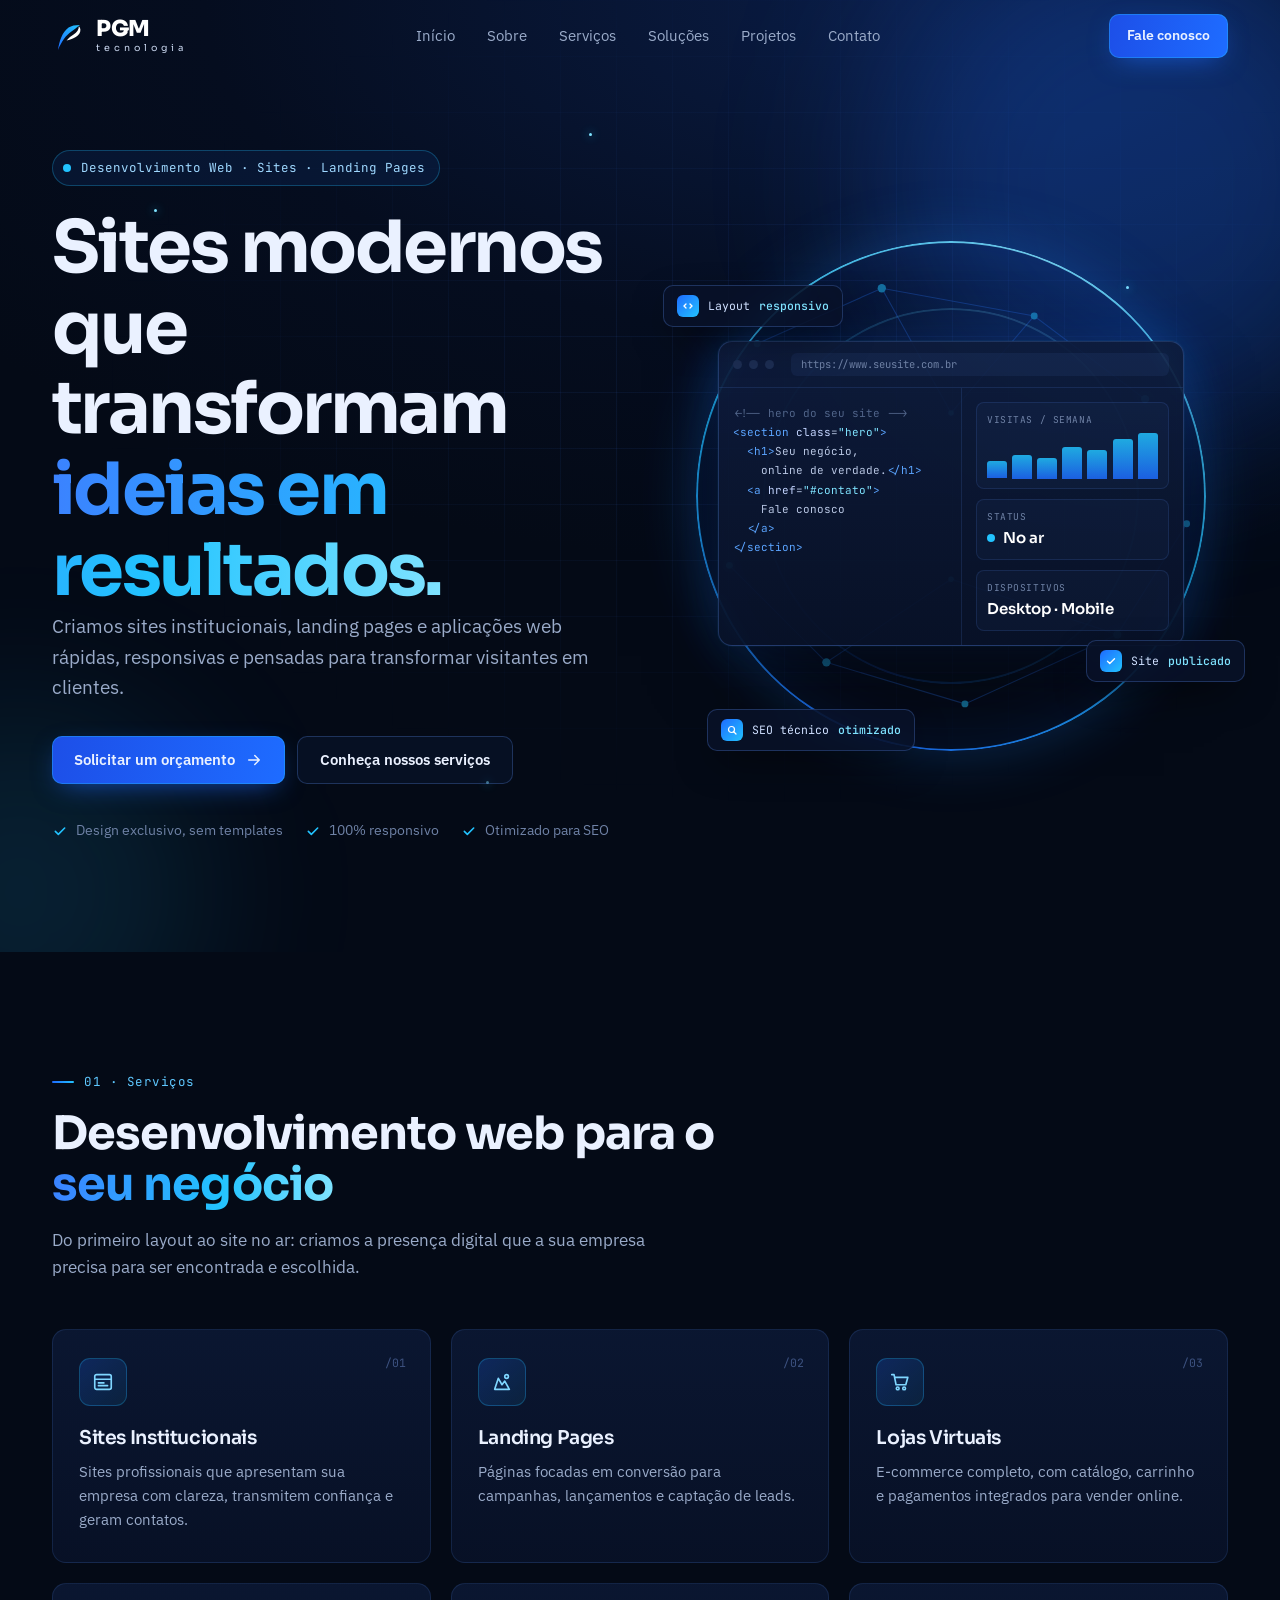
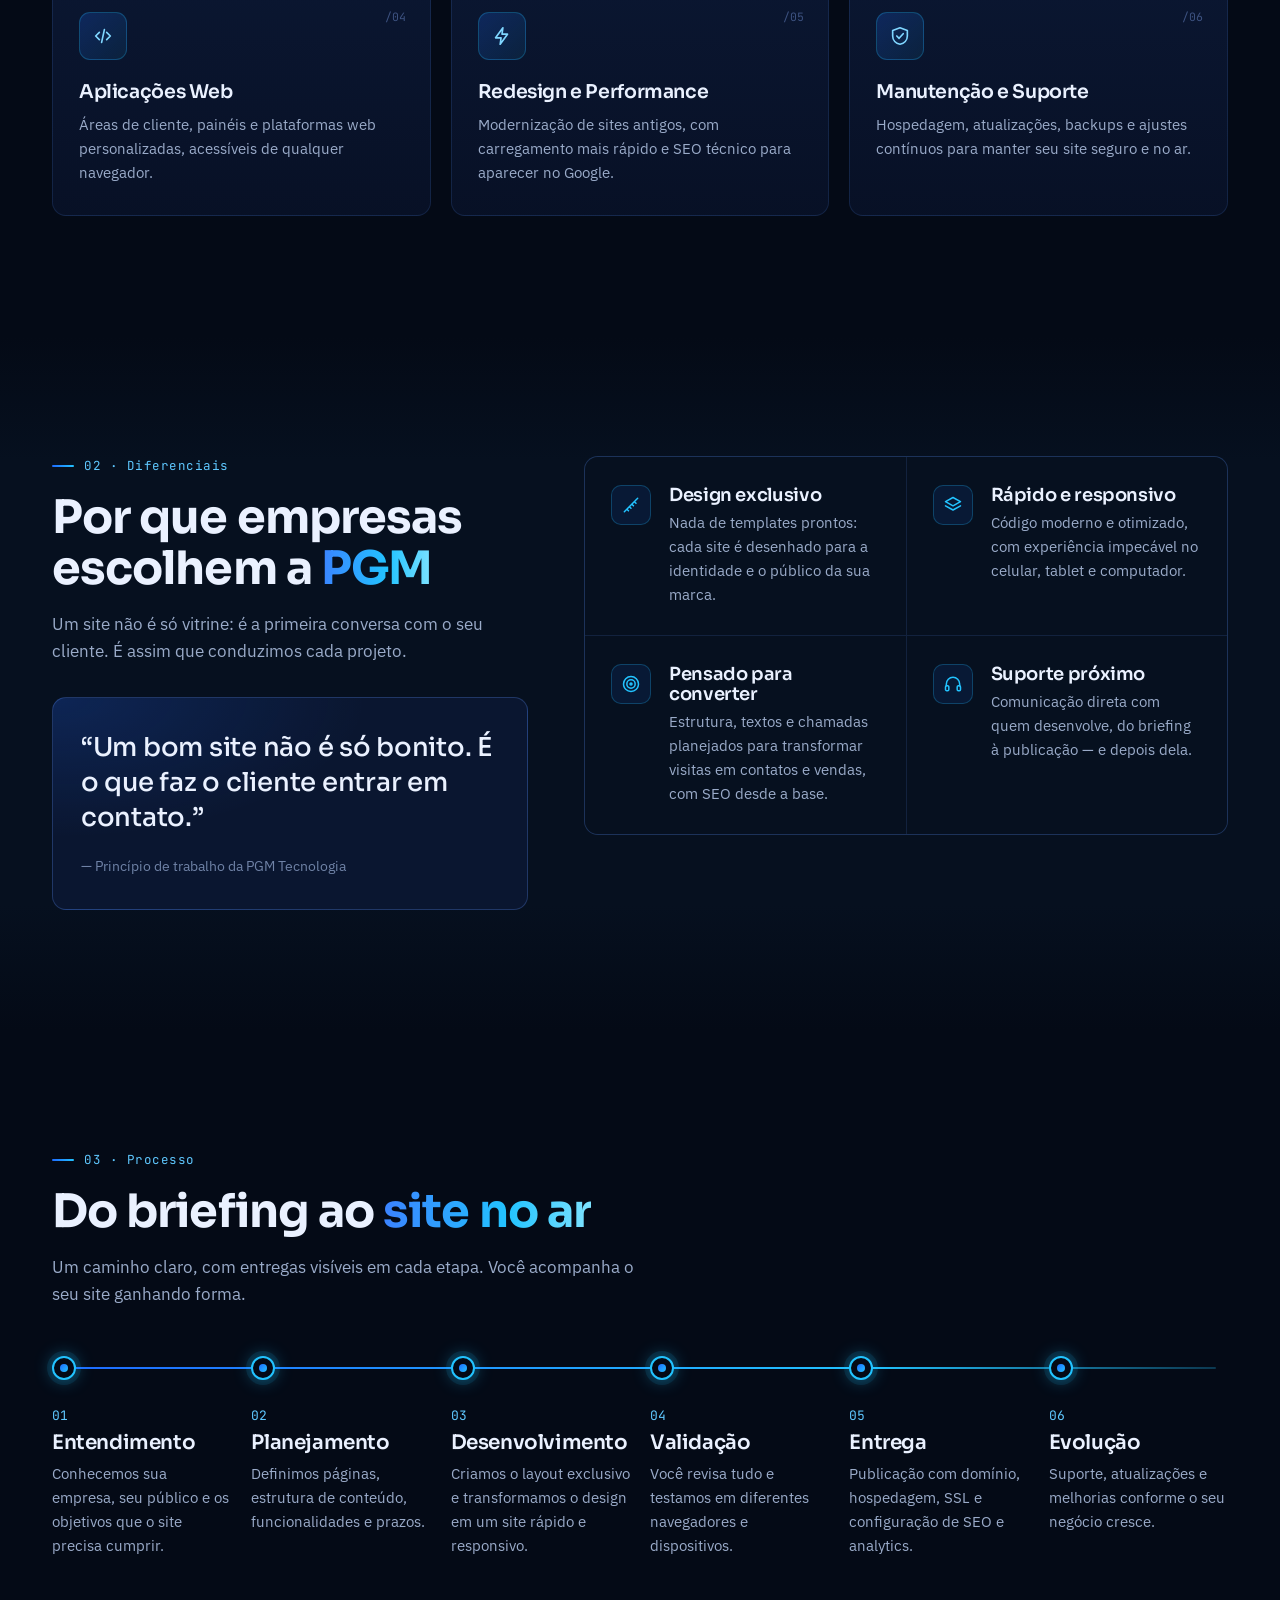
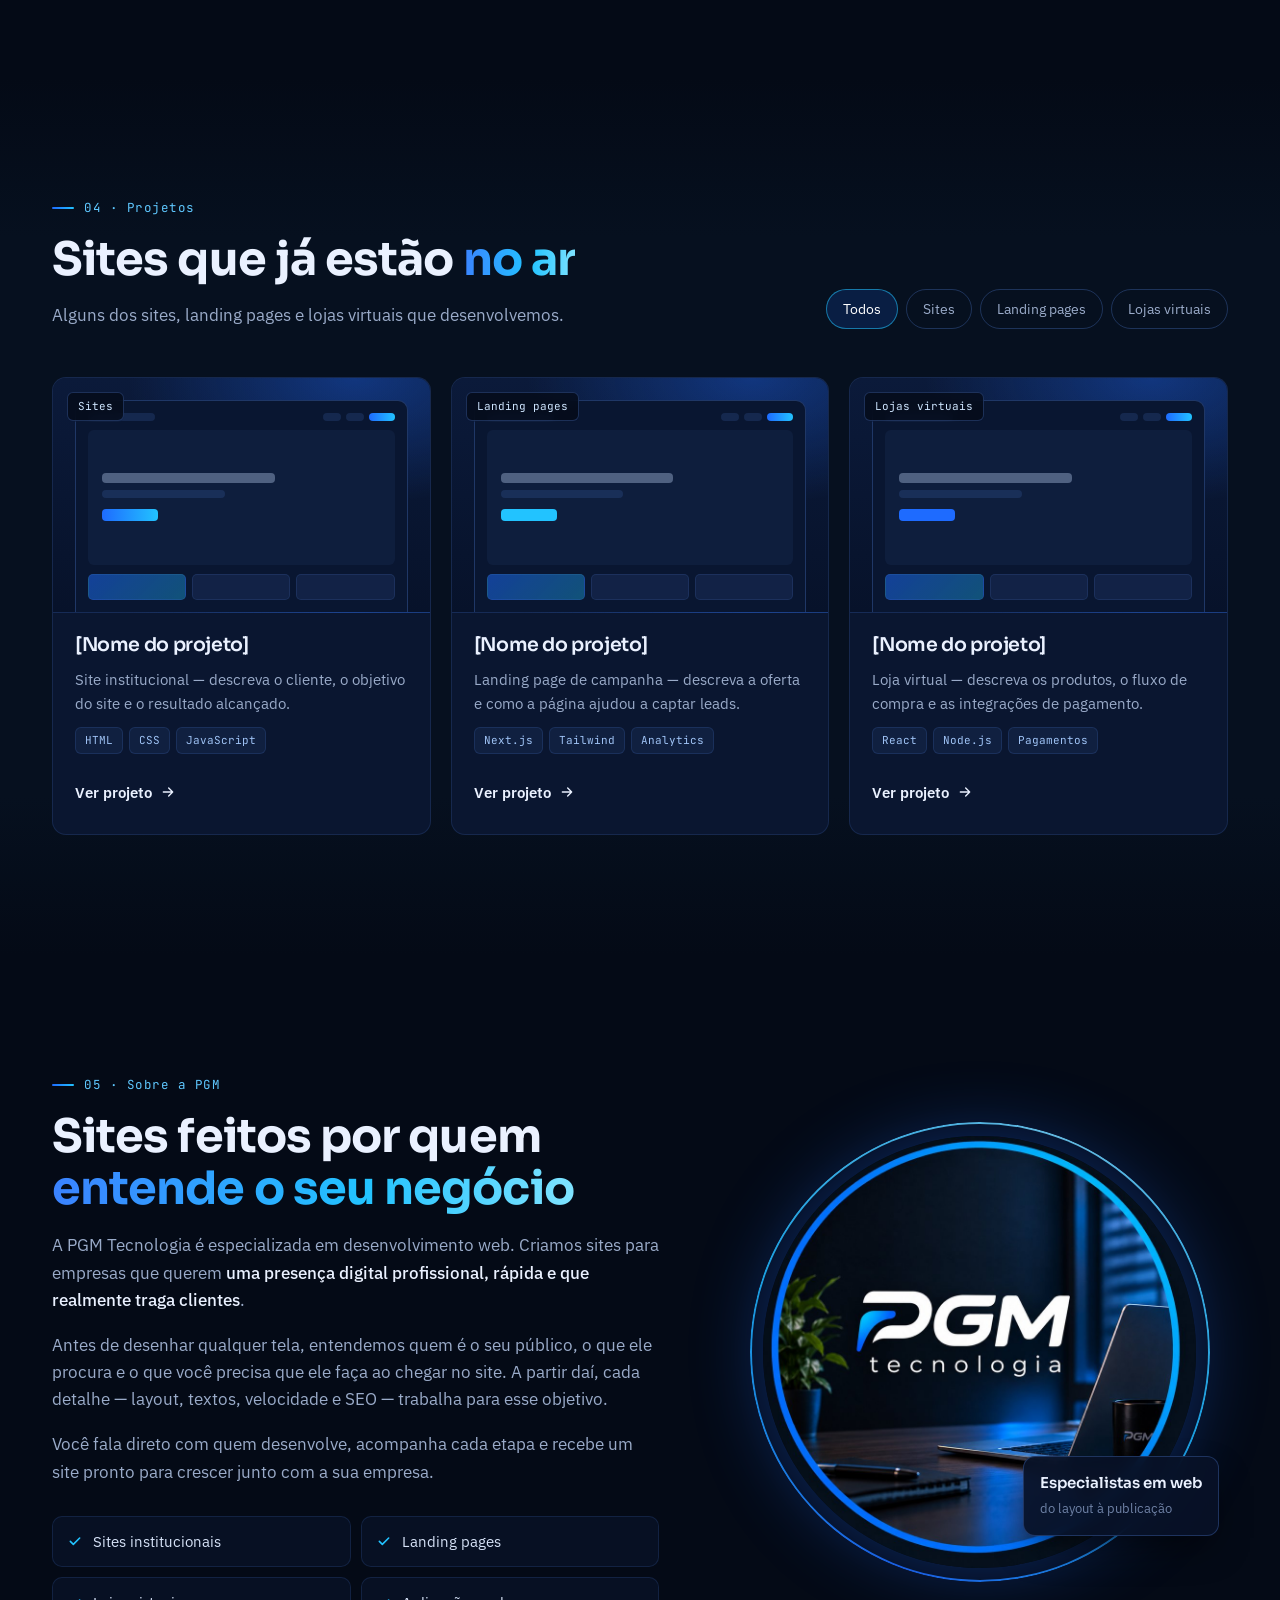
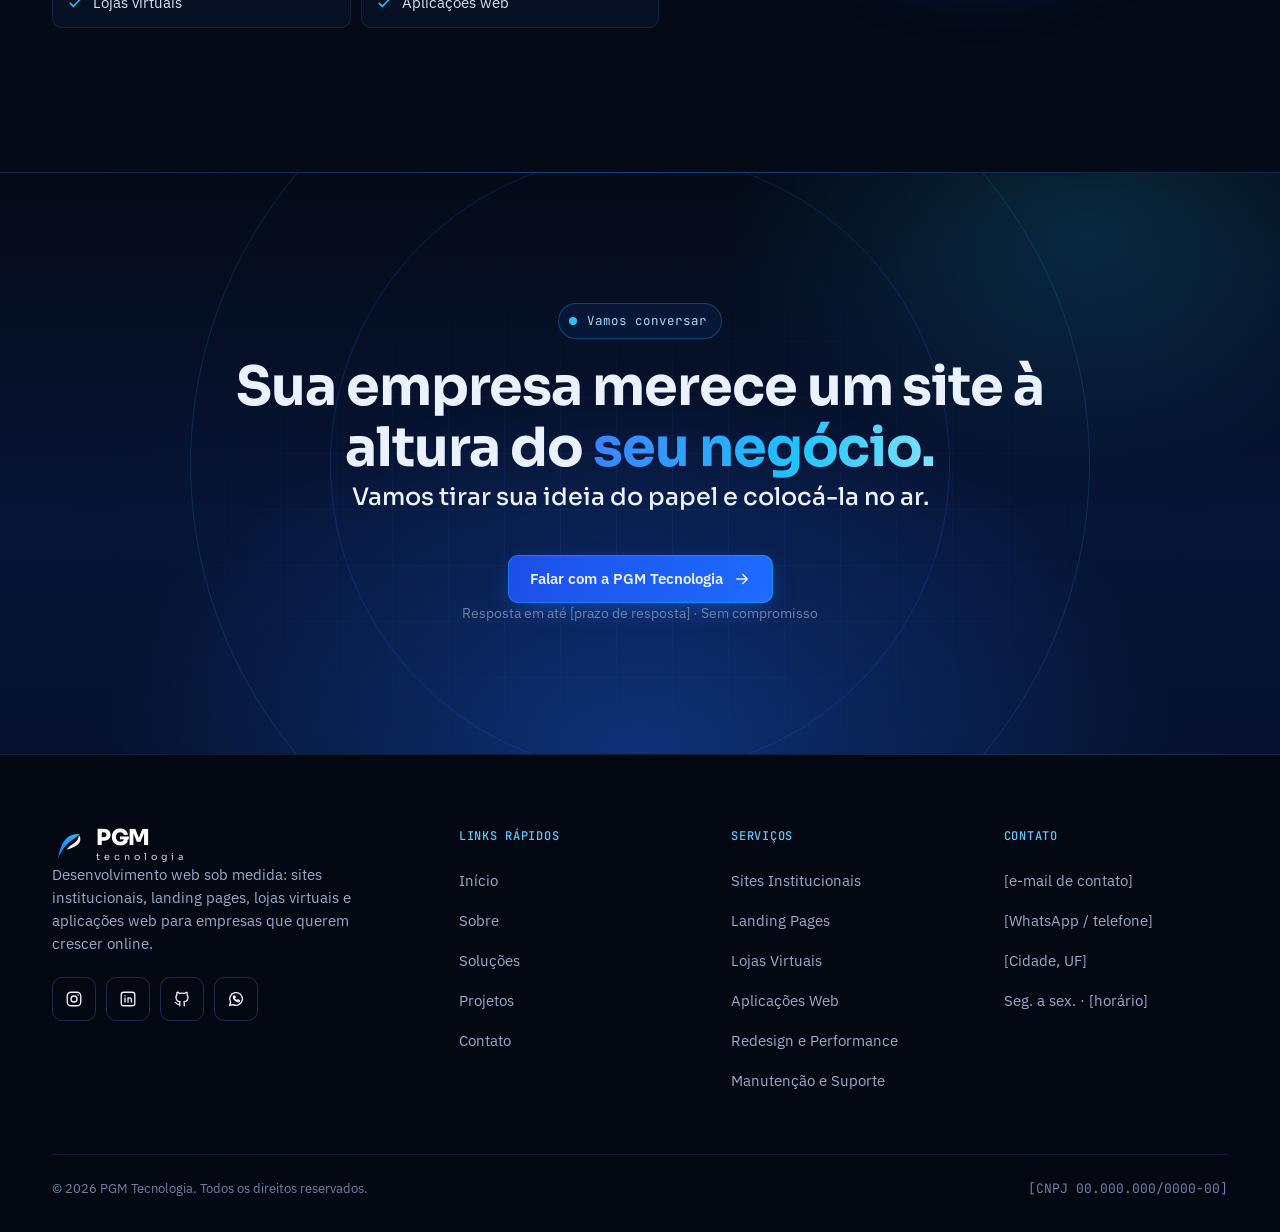
<file: index.html>
<!doctype html>
<html lang="pt-BR">
<head>
<meta charset="utf-8">
<meta name="viewport" content="width=device-width, initial-scale=1, viewport-fit=cover">
<title>PGM Tecnologia | Desenvolvimento Web — Sites, Landing Pages e Lojas Virtuais</title>
<meta name="description" content="A PGM Tecnologia cria sites institucionais, landing pages, lojas virtuais e aplicações web rápidas, responsivas e otimizadas para SEO.">
<meta name="theme-color" content="#040A16">
<meta property="og:title" content="PGM Tecnologia | Desenvolvimento Web">
<meta property="og:description" content="Sites modernos que transformam ideias em resultados.">
<meta property="og:type" content="website">
<meta property="og:image" content="assets/img/pgm-brand.jpg">
<link rel="icon" href="assets/img/pgm-brand.jpg">
<link rel="preconnect" href="https://fonts.googleapis.com">
<link rel="preconnect" href="https://fonts.gstatic.com" crossorigin>
<link rel="stylesheet" href="https://fonts.googleapis.com/css2?family=Sora:wght@400;500;600;700;800&amp;family=IBM+Plex+Sans:wght@400;500;600&amp;family=JetBrains+Mono:wght@400;500&amp;display=swap">
<link rel="stylesheet" href="assets/css/style.css">
</head>
<body>
<div class="site">

<!-- ================= NAVBAR ================= -->
<header class="nav" id="topo">
<div class="wrap nav__in">
<a href="#inicio" class="brand" aria-label="PGM Tecnologia — início">
<svg width="34" height="34" viewBox="0 0 34 34" fill="none" aria-hidden="true"><defs><linearGradient id="lg1" x1="4" y1="30" x2="26" y2="4" gradientUnits="userSpaceOnUse"><stop offset="0" stop-color="#1E6BFF"></stop><stop offset="1" stop-color="#22C3FF"></stop></linearGradient></defs><path d="M6 31c1.2-8.6 4.2-17.8 10.6-22.4C19.4 6.7 23 6 28 6c-3.4 2.6-5.6 4.4-8.6 6.4C14.2 16 9.6 22 6 31z" fill="url(#lg1)"></path><path d="M14.6 21.6c2.6-.6 6-1.6 9.2-3.6 3-1.9 4.8-4.2 4.6-7.2-.1-1.5-.7-2.8-1.6-3.6.2 3.2-1.8 6-5.2 8.2-2.4 1.6-4.9 3.2-7 6.2z" fill="#fff"></path></svg>
<span class="brand__word"><span class="brand__pgm">PGM</span><span class="brand__tec">tecnologia</span></span>
</a>
<nav class="nav__links" aria-label="Principal">
<a href="#inicio">Início</a>
<a href="#sobre">Sobre</a>
<a href="#servicos">Serviços</a>
<a href="#solucoes">Soluções</a>
<a href="#projetos">Projetos</a>
<a href="#contato">Contato</a>
</nav>
<div class="nav__right">
<a href="#contato" class="btn btn--primary btn--sm nav__cta">Fale conosco</a>
<button type="button" class="burger" id="burger" aria-label="Abrir menu" aria-expanded="false" aria-controls="menu-mobile">
<svg class="ic-open" width="20" height="20" viewBox="0 0 24 24" fill="none" stroke="currentColor" stroke-width="2" stroke-linecap="round" aria-hidden="true"><path d="M4 7h16M4 12h16M10 17h10"></path></svg>
<svg class="ic-close" width="20" height="20" viewBox="0 0 24 24" fill="none" stroke="currentColor" stroke-width="2" stroke-linecap="round" aria-hidden="true"><path d="M6 6l12 12M18 6L6 18"></path></svg>
</button>
</div>
</div>
<nav class="mmenu" id="menu-mobile" aria-label="Menu móvel" hidden>
<a href="#inicio">Início</a>
<a href="#sobre">Sobre</a>
<a href="#servicos">Serviços</a>
<a href="#solucoes">Soluções</a>
<a href="#projetos">Projetos</a>
<a href="#contato">Contato</a>
<a href="#contato" class="btn btn--primary">Fale conosco</a>
</nav>
</header>

<!-- ================= HERO ================= -->
<section class="hero" id="inicio">
<div class="gridbg"></div>
<div class="glow" style="width: 520px; height: 520px; right: -120px; top: -80px; background: rgba(30,107,255,.28)"></div>
<div class="glow" style="width: 360px; height: 360px; left: -160px; bottom: -120px; background: rgba(34,195,255,.12)"></div>
<span class="spark" style="left: 12%; top: 22%"></span>
<span class="spark" style="left: 46%; top: 14%; animation-delay: -1.2s"></span>
<span class="spark" style="left: 38%; top: 82%; animation-delay: -2.4s"></span>
<span class="spark" style="left: 88%; top: 30%; animation-delay: -3.1s"></span>
<div class="wrap hero__grid">
<div>
<span class="eyebrow in d1"><span class="pulse"></span>Desenvolvimento Web · Sites · Landing Pages</span>
<h1 class="in d2">Sites modernos que transformam <span class="grad-text">ideias em resultados.</span></h1>
<p class="hero__sub in d3">Criamos sites institucionais, landing pages e aplicações web rápidas, responsivas e pensadas para transformar visitantes em clientes.</p>
<div class="hero__ctas in d4">
<a href="#contato" class="btn btn--primary">Solicitar um orçamento <svg class="arr" width="18" height="18" viewBox="0 0 24 24" fill="none" stroke="currentColor" stroke-width="2" stroke-linecap="round" stroke-linejoin="round" aria-hidden="true"><path d="M5 12h14M13 6l6 6-6 6"></path></svg></a>
<a href="#servicos" class="btn btn--ghost">Conheça nossos serviços</a>
</div>
<div class="hero__meta in d5">
<span><svg class="tick" width="16" height="16" viewBox="0 0 24 24" fill="none" stroke="currentColor" stroke-width="2.4" stroke-linecap="round" stroke-linejoin="round" aria-hidden="true"><path d="M5 12.5l4.5 4.5L19 7.5"></path></svg>Design exclusivo, sem templates</span>
<span><svg class="tick" width="16" height="16" viewBox="0 0 24 24" fill="none" stroke="currentColor" stroke-width="2.4" stroke-linecap="round" stroke-linejoin="round" aria-hidden="true"><path d="M5 12.5l4.5 4.5L19 7.5"></path></svg>100% responsivo</span>
<span><svg class="tick" width="16" height="16" viewBox="0 0 24 24" fill="none" stroke="currentColor" stroke-width="2.4" stroke-linecap="round" stroke-linejoin="round" aria-hidden="true"><path d="M5 12.5l4.5 4.5L19 7.5"></path></svg>Otimizado para SEO</span>
</div>
</div>

<div class="visual in d3" aria-hidden="true">
<div class="ring-glow"></div>
<div class="ring"></div>
<div class="ring ring--2"></div>
<svg class="net" viewBox="0 0 400 400" fill="none"><g stroke="#2E7BFF" stroke-width=".8" opacity=".55"><path d="M60 90L150 50L260 70L340 130"></path><path d="M150 50L200 140L260 70"></path><path d="M40 250L110 320L210 350L320 300L370 220"></path><path d="M110 320L200 260L320 300"></path></g><g fill="#22C3FF"><circle cx="60" cy="90" r="2.5"></circle><circle cx="150" cy="50" r="3"></circle><circle cx="260" cy="70" r="2.5"></circle><circle cx="340" cy="130" r="3"></circle><circle cx="200" cy="140" r="2"></circle><circle cx="40" cy="250" r="2.5"></circle><circle cx="110" cy="320" r="3"></circle><circle cx="210" cy="350" r="2.5"></circle><circle cx="320" cy="300" r="3"></circle><circle cx="370" cy="220" r="2.5"></circle><circle cx="200" cy="260" r="2"></circle></g></svg>
<div class="win">
<div class="win__bar"><span class="dot"></span><span class="dot"></span><span class="dot"></span><span class="win__url">https://www.seusite.com.br</span></div>
<div class="win__body">
<div class="code"><span class="c-c">&lt;!-- hero do seu site --&gt;</span>
<span class="c-k">&lt;section</span> <span class="c-f">class</span>=<span class="c-s">"hero"</span><span class="c-k">&gt;</span>
  <span class="c-k">&lt;h1&gt;</span>Seu negócio,
    online de verdade.<span class="c-k">&lt;/h1&gt;</span>
  <span class="c-k">&lt;a</span> <span class="c-f">href</span>=<span class="c-s">"#contato"</span><span class="c-k">&gt;</span>
    Fale conosco
  <span class="c-k">&lt;/a&gt;</span>
<span class="c-k">&lt;/section&gt;</span></div>
<div class="dash">
<div class="kpi"><div class="kpi__l">Visitas / semana</div><div class="bars"><i style="height: 38%"></i><i style="height: 52%; animation-delay: .05s"></i><i style="height: 46%; animation-delay: .1s"></i><i style="height: 70%; animation-delay: .15s"></i><i style="height: 62%; animation-delay: .2s"></i><i style="height: 86%; animation-delay: .25s"></i><i style="height: 100%; animation-delay: .3s"></i></div></div>
<div class="kpi"><div class="kpi__l">Status</div><div class="kpi__v" style="display: flex; align-items: center; gap: 8px"><span class="pulse"></span>No ar</div></div>
<div class="kpi"><div class="kpi__l">Dispositivos</div><div class="kpi__v">Desktop · Mobile</div></div>
</div>
</div>
</div>
<div class="chip chip--a"><span class="chip-ic"><svg width="12" height="12" viewBox="0 0 24 24" fill="none" stroke="currentColor" stroke-width="2.6" stroke-linecap="round"><path d="M8 8l-4 4 4 4M16 8l4 4-4 4"></path></svg></span>Layout <b>responsivo</b></div>
<div class="chip chip--b"><span class="chip-ic"><svg width="12" height="12" viewBox="0 0 24 24" fill="none" stroke="currentColor" stroke-width="2.8" stroke-linecap="round" stroke-linejoin="round"><path d="M5 12.5l4.5 4.5L19 7.5"></path></svg></span>Site <b>publicado</b></div>
<div class="chip chip--c"><span class="chip-ic"><svg width="12" height="12" viewBox="0 0 24 24" fill="none" stroke="currentColor" stroke-width="2.4" stroke-linecap="round" stroke-linejoin="round"><circle cx="11" cy="11" r="6"></circle><path d="M20 20l-4.5-4.5"></path></svg></span>SEO técnico <b>otimizado</b></div>
</div>
</div>
</section>

<!-- ================= SERVIÇOS ================= -->
<section class="sec" id="servicos">
<div class="wrap">
<div class="shead rv">
<span class="tag">01 · Serviços</span>
<h2>Desenvolvimento web para o <span class="grad-text">seu negócio</span></h2>
<p>Do primeiro layout ao site no ar: criamos a presença digital que a sua empresa precisa para ser encontrada e escolhida.</p>
</div>
<div class="cards">
<article class="card rv">
<span class="card__n">/01</span>
<div class="ic"><svg width="22" height="22" viewBox="0 0 24 24" fill="none" stroke="currentColor" stroke-width="1.8" stroke-linecap="round" stroke-linejoin="round" aria-hidden="true"><rect x="3" y="4" width="18" height="16" rx="2"></rect><path d="M3 9h18M7 13h6M7 16h10"></path></svg></div>
<h3>Sites Institucionais</h3>
<p>Sites profissionais que apresentam sua empresa com clareza, transmitem confiança e geram contatos.</p>
</article>
<article class="card rv">
<span class="card__n">/02</span>
<div class="ic"><svg width="22" height="22" viewBox="0 0 24 24" fill="none" stroke="currentColor" stroke-width="1.8" stroke-linecap="round" stroke-linejoin="round" aria-hidden="true"><path d="M4 20l4-12 4 7 3-4 5 9z"></path><circle cx="17" cy="6" r="2"></circle></svg></div>
<h3>Landing Pages</h3>
<p>Páginas focadas em conversão para campanhas, lançamentos e captação de leads.</p>
</article>
<article class="card rv">
<span class="card__n">/03</span>
<div class="ic"><svg width="22" height="22" viewBox="0 0 24 24" fill="none" stroke="currentColor" stroke-width="1.8" stroke-linecap="round" stroke-linejoin="round" aria-hidden="true"><path d="M3 4h2.5l2.2 11h10.6L20.5 7H7"></path><circle cx="9.5" cy="19" r="1.5"></circle><circle cx="16.5" cy="19" r="1.5"></circle></svg></div>
<h3>Lojas Virtuais</h3>
<p>E-commerce completo, com catálogo, carrinho e pagamentos integrados para vender online.</p>
</article>
<article class="card rv">
<span class="card__n">/04</span>
<div class="ic"><svg width="22" height="22" viewBox="0 0 24 24" fill="none" stroke="currentColor" stroke-width="1.8" stroke-linecap="round" stroke-linejoin="round" aria-hidden="true"><path d="M8 8l-4 4 4 4M16 8l4 4-4 4M13.5 5l-3 14"></path></svg></div>
<h3>Aplicações Web</h3>
<p>Áreas de cliente, painéis e plataformas web personalizadas, acessíveis de qualquer navegador.</p>
</article>
<article class="card rv">
<span class="card__n">/05</span>
<div class="ic"><svg width="22" height="22" viewBox="0 0 24 24" fill="none" stroke="currentColor" stroke-width="1.8" stroke-linecap="round" stroke-linejoin="round" aria-hidden="true"><path d="M13 3L5 14h6l-1 7 8-11h-6z"></path></svg></div>
<h3>Redesign e Performance</h3>
<p>Modernização de sites antigos, com carregamento mais rápido e SEO técnico para aparecer no Google.</p>
</article>
<article class="card rv">
<span class="card__n">/06</span>
<div class="ic"><svg width="22" height="22" viewBox="0 0 24 24" fill="none" stroke="currentColor" stroke-width="1.8" stroke-linecap="round" stroke-linejoin="round" aria-hidden="true"><path d="M12 3l8 3v6c0 4.5-3.4 8-8 9-4.6-1-8-4.5-8-9V6z"></path><path d="M8.5 12l2.5 2.5 4.5-5"></path></svg></div>
<h3>Manutenção e Suporte</h3>
<p>Hospedagem, atualizações, backups e ajustes contínuos para manter seu site seguro e no ar.</p>
</article>
</div>
</div>
</section>

<!-- ================= DIFERENCIAIS ================= -->
<section class="sec sec--alt" id="solucoes">
<div class="wrap diff">
<div class="diff__side rv">
<div class="shead" style="margin-bottom: 32px">
<span class="tag">02 · Diferenciais</span>
<h2>Por que empresas escolhem a <span class="grad-text">PGM</span></h2>
<p>Um site não é só vitrine: é a primeira conversa com o seu cliente. É assim que conduzimos cada projeto.</p>
</div>
<div class="quote">
<p>“Um bom site não é só bonito. É o que faz o cliente entrar em contato.”</p>
<small>— Princípio de trabalho da PGM Tecnologia</small>
</div>
</div>
<div class="diff__list rv">
<div class="diff__item">
<span class="diff__ic"><svg width="20" height="20" viewBox="0 0 24 24" fill="none" stroke="currentColor" stroke-width="1.8" stroke-linecap="round" stroke-linejoin="round" aria-hidden="true"><path d="M4 20L20 4M7 17l2 2M10 14l2 2M13 11l2 2M16 8l2 2"></path></svg></span>
<div><h3>Design exclusivo</h3><p>Nada de templates prontos: cada site é desenhado para a identidade e o público da sua marca.</p></div>
</div>
<div class="diff__item">
<span class="diff__ic"><svg width="20" height="20" viewBox="0 0 24 24" fill="none" stroke="currentColor" stroke-width="1.8" stroke-linecap="round" stroke-linejoin="round" aria-hidden="true"><path d="M12 3l9 5-9 5-9-5 9-5z"></path><path d="M3 13l9 5 9-5"></path></svg></span>
<div><h3>Rápido e responsivo</h3><p>Código moderno e otimizado, com experiência impecável no celular, tablet e computador.</p></div>
</div>
<div class="diff__item">
<span class="diff__ic"><svg width="20" height="20" viewBox="0 0 24 24" fill="none" stroke="currentColor" stroke-width="1.8" stroke-linecap="round" stroke-linejoin="round" aria-hidden="true"><circle cx="12" cy="12" r="9"></circle><circle cx="12" cy="12" r="5"></circle><circle cx="12" cy="12" r="1.2"></circle></svg></span>
<div><h3>Pensado para converter</h3><p>Estrutura, textos e chamadas planejados para transformar visitas em contatos e vendas, com SEO desde a base.</p></div>
</div>
<div class="diff__item">
<span class="diff__ic"><svg width="20" height="20" viewBox="0 0 24 24" fill="none" stroke="currentColor" stroke-width="1.8" stroke-linecap="round" stroke-linejoin="round" aria-hidden="true"><path d="M4 14v-2a8 8 0 0 1 16 0v2"></path><rect x="3" y="14" width="4" height="6" rx="1.5"></rect><rect x="17" y="14" width="4" height="6" rx="1.5"></rect></svg></span>
<div><h3>Suporte próximo</h3><p>Comunicação direta com quem desenvolve, do briefing à publicação — e depois dela.</p></div>
</div>
</div>
</div>
</section>

<!-- ================= PROCESSO ================= -->
<section class="sec" id="processo">
<div class="wrap">
<div class="shead rv">
<span class="tag">03 · Processo</span>
<h2>Do briefing ao <span class="grad-text">site no ar</span></h2>
<p>Um caminho claro, com entregas visíveis em cada etapa. Você acompanha o seu site ganhando forma.</p>
</div>
<ol class="steps" style="list-style: none; margin: 0">
<li class="step rv"><span class="node"></span><span class="step__n">01</span><h3>Entendimento</h3><p>Conhecemos sua empresa, seu público e os objetivos que o site precisa cumprir.</p></li>
<li class="step rv"><span class="node"></span><span class="step__n">02</span><h3>Planejamento</h3><p>Definimos páginas, estrutura de conteúdo, funcionalidades e prazos.</p></li>
<li class="step rv"><span class="node"></span><span class="step__n">03</span><h3>Desenvolvimento</h3><p>Criamos o layout exclusivo e transformamos o design em um site rápido e responsivo.</p></li>
<li class="step rv"><span class="node"></span><span class="step__n">04</span><h3>Validação</h3><p>Você revisa tudo e testamos em diferentes navegadores e dispositivos.</p></li>
<li class="step rv"><span class="node"></span><span class="step__n">05</span><h3>Entrega</h3><p>Publicação com domínio, hospedagem, SSL e configuração de SEO e analytics.</p></li>
<li class="step rv"><span class="node"></span><span class="step__n">06</span><h3>Evolução</h3><p>Suporte, atualizações e melhorias conforme o seu negócio cresce.</p></li>
</ol>
</div>
</section>

<!-- ================= PROJETOS ================= -->
<section class="sec sec--alt" id="projetos">
<div class="wrap">
<div class="shead shead--row rv">
<div>
<span class="tag">04 · Projetos</span>
<h2>Sites que já estão <span class="grad-text">no ar</span></h2>
<p>Alguns dos sites, landing pages e lojas virtuais que desenvolvemos.</p>
</div>
<div class="filters" role="group" aria-label="Filtrar projetos">
<button type="button" class="fbtn fbtn--on" data-filter="Todos" aria-pressed="true">Todos</button>
<button type="button" class="fbtn" data-filter="Sites" aria-pressed="false">Sites</button>
<button type="button" class="fbtn" data-filter="Landing pages" aria-pressed="false">Landing pages</button>
<button type="button" class="fbtn" data-filter="Lojas virtuais" aria-pressed="false">Lojas virtuais</button>
</div>
</div>
<div class="projs">
<!-- Projeto: substitua pelos dados reais -->
<article class="proj" data-cat="Sites">
<div class="proj__media">
<span class="pcat">Sites</span>
<div class="mock" aria-hidden="true">
<div style="display: flex; justify-content: space-between; align-items: center"><div class="mbar" style="width: 22%"></div><div style="display: flex; gap: 5px"><div class="mbar" style="width: 18px"></div><div class="mbar" style="width: 18px"></div><div class="mbar" style="width: 26px; background: linear-gradient(90deg,#1E6BFF,#22C3FF)"></div></div></div>
<div class="mchart" style="flex: 1.3; display: flex; flex-direction: column; justify-content: center; gap: 7px; padding: 0 14px"><div class="mbar" style="width: 62%; height: 10px; background: rgba(200,220,255,.35)"></div><div class="mbar" style="width: 44%"></div><div class="mbar" style="width: 56px; height: 12px; margin-top: 4px; background: linear-gradient(90deg,#1E6BFF,#22C3FF)"></div></div>
<div class="mtiles"><div class="mtile mtile--hi"></div><div class="mtile"></div><div class="mtile"></div></div>
</div>
</div>
<div class="proj__body">
<h3>[Nome do projeto]</h3>
<p>Site institucional — descreva o cliente, o objetivo do site e o resultado alcançado.</p>
<div class="stack"><span>HTML</span><span>CSS</span><span>JavaScript</span></div>
<a href="#contato" class="plink">Ver projeto <svg width="16" height="16" viewBox="0 0 24 24" fill="none" stroke="currentColor" stroke-width="2" stroke-linecap="round" stroke-linejoin="round" aria-hidden="true"><path d="M5 12h14M13 6l6 6-6 6"></path></svg></a>
</div>
</article>
<!-- Projeto: substitua pelos dados reais -->
<article class="proj" data-cat="Landing pages">
<div class="proj__media">
<span class="pcat">Landing pages</span>
<div class="mock" aria-hidden="true">
<div style="display: flex; justify-content: space-between; align-items: center"><div class="mbar" style="width: 22%"></div><div style="display: flex; gap: 5px"><div class="mbar" style="width: 18px"></div><div class="mbar" style="width: 18px"></div><div class="mbar" style="width: 26px; background: linear-gradient(90deg,#1E6BFF,#22C3FF)"></div></div></div>
<div class="mchart" style="flex: 1.3; display: flex; flex-direction: column; justify-content: center; gap: 7px; padding: 0 14px"><div class="mbar" style="width: 62%; height: 10px; background: rgba(200,220,255,.35)"></div><div class="mbar" style="width: 44%"></div><div class="mbar" style="width: 56px; height: 12px; margin-top: 4px; background: #22C3FF"></div></div>
<div class="mtiles"><div class="mtile mtile--hi"></div><div class="mtile"></div><div class="mtile"></div></div>
</div>
</div>
<div class="proj__body">
<h3>[Nome do projeto]</h3>
<p>Landing page de campanha — descreva a oferta e como a página ajudou a captar leads.</p>
<div class="stack"><span>Next.js</span><span>Tailwind</span><span>Analytics</span></div>
<a href="#contato" class="plink">Ver projeto <svg width="16" height="16" viewBox="0 0 24 24" fill="none" stroke="currentColor" stroke-width="2" stroke-linecap="round" stroke-linejoin="round" aria-hidden="true"><path d="M5 12h14M13 6l6 6-6 6"></path></svg></a>
</div>
</article>
<!-- Projeto: substitua pelos dados reais -->
<article class="proj" data-cat="Lojas virtuais">
<div class="proj__media">
<span class="pcat">Lojas virtuais</span>
<div class="mock" aria-hidden="true">
<div style="display: flex; justify-content: space-between; align-items: center"><div class="mbar" style="width: 22%"></div><div style="display: flex; gap: 5px"><div class="mbar" style="width: 18px"></div><div class="mbar" style="width: 18px"></div><div class="mbar" style="width: 26px; background: linear-gradient(90deg,#1E6BFF,#22C3FF)"></div></div></div>
<div class="mchart" style="flex: 1.3; display: flex; flex-direction: column; justify-content: center; gap: 7px; padding: 0 14px"><div class="mbar" style="width: 62%; height: 10px; background: rgba(200,220,255,.35)"></div><div class="mbar" style="width: 44%"></div><div class="mbar" style="width: 56px; height: 12px; margin-top: 4px; background: #1E6BFF"></div></div>
<div class="mtiles"><div class="mtile mtile--hi"></div><div class="mtile"></div><div class="mtile"></div></div>
</div>
</div>
<div class="proj__body">
<h3>[Nome do projeto]</h3>
<p>Loja virtual — descreva os produtos, o fluxo de compra e as integrações de pagamento.</p>
<div class="stack"><span>React</span><span>Node.js</span><span>Pagamentos</span></div>
<a href="#contato" class="plink">Ver projeto <svg width="16" height="16" viewBox="0 0 24 24" fill="none" stroke="currentColor" stroke-width="2" stroke-linecap="round" stroke-linejoin="round" aria-hidden="true"><path d="M5 12h14M13 6l6 6-6 6"></path></svg></a>
</div>
</article>
</div>
</div>
</section>

<!-- ================= SOBRE ================= -->
<section class="sec" id="sobre">
<div class="wrap about">
<div class="about__txt rv">
<span class="tag">05 · Sobre a PGM</span>
<h2 style="font-size: clamp(30px,5.4vw,46px); font-weight: 700; margin-top: 16px">Sites feitos por quem <span class="grad-text">entende o seu negócio</span></h2>
<p>A PGM Tecnologia é especializada em desenvolvimento web. Criamos sites para empresas que querem <strong>uma presença digital profissional, rápida e que realmente traga clientes</strong>.</p>
<p>Antes de desenhar qualquer tela, entendemos quem é o seu público, o que ele procura e o que você precisa que ele faça ao chegar no site. A partir daí, cada detalhe — layout, textos, velocidade e SEO — trabalha para esse objetivo.</p>
<p>Você fala direto com quem desenvolve, acompanha cada etapa e recebe um site pronto para crescer junto com a sua empresa.</p>
<div class="pillars">
<span class="pillar"><svg class="tick" width="16" height="16" viewBox="0 0 24 24" fill="none" stroke="currentColor" stroke-width="2.4" stroke-linecap="round" stroke-linejoin="round" aria-hidden="true"><path d="M5 12.5l4.5 4.5L19 7.5"></path></svg>Sites institucionais</span>
<span class="pillar"><svg class="tick" width="16" height="16" viewBox="0 0 24 24" fill="none" stroke="currentColor" stroke-width="2.4" stroke-linecap="round" stroke-linejoin="round" aria-hidden="true"><path d="M5 12.5l4.5 4.5L19 7.5"></path></svg>Landing pages</span>
<span class="pillar"><svg class="tick" width="16" height="16" viewBox="0 0 24 24" fill="none" stroke="currentColor" stroke-width="2.4" stroke-linecap="round" stroke-linejoin="round" aria-hidden="true"><path d="M5 12.5l4.5 4.5L19 7.5"></path></svg>Lojas virtuais</span>
<span class="pillar"><svg class="tick" width="16" height="16" viewBox="0 0 24 24" fill="none" stroke="currentColor" stroke-width="2.4" stroke-linecap="round" stroke-linejoin="round" aria-hidden="true"><path d="M5 12.5l4.5 4.5L19 7.5"></path></svg>Aplicações web</span>
</div>
</div>
<div class="about__fig rv">
<div class="ring" style="inset: 0"></div>
<div class="about__img"><img src="assets/img/pgm-brand.jpg" loading="lazy" width="900" height="900" alt="Identidade visual da PGM Tecnologia em um ambiente de trabalho com notebook iluminado em azul"></div>
<div class="about__badge"><b>Especialistas em web</b><span>do layout à publicação</span></div>
</div>
</div>
</section>

<!-- ================= CTA FINAL ================= -->
<section class="cta" id="contato">
<div class="gridbg"></div>
<div class="cta__ring"></div>
<div class="cta__ring cta__ring--2"></div>
<div class="wrap rv">
<span class="eyebrow"><span class="pulse"></span>Vamos conversar</span>
<h2>Sua empresa merece um site à altura do <span class="grad-text">seu negócio.</span></h2>
<p class="cta__sub">Vamos tirar sua ideia do papel e colocá-la no ar.</p>
<div class="cta__acts">
<a href="mailto:[seu-email]" class="btn btn--primary">Falar com a PGM Tecnologia <svg class="arr" width="18" height="18" viewBox="0 0 24 24" fill="none" stroke="currentColor" stroke-width="2" stroke-linecap="round" stroke-linejoin="round" aria-hidden="true"><path d="M5 12h14M13 6l6 6-6 6"></path></svg></a>
</div>
<p class="cta__note">Resposta em até [prazo de resposta] · Sem compromisso</p>
</div>
</section>

<!-- ================= FOOTER ================= -->
<footer class="foot">
<div class="wrap">
<div class="foot__grid">
<div>
<a href="#inicio" class="brand" aria-label="PGM Tecnologia — início">
<svg width="34" height="34" viewBox="0 0 34 34" fill="none" aria-hidden="true"><defs><linearGradient id="lg2" x1="4" y1="30" x2="26" y2="4" gradientUnits="userSpaceOnUse"><stop offset="0" stop-color="#1E6BFF"></stop><stop offset="1" stop-color="#22C3FF"></stop></linearGradient></defs><path d="M6 31c1.2-8.6 4.2-17.8 10.6-22.4C19.4 6.7 23 6 28 6c-3.4 2.6-5.6 4.4-8.6 6.4C14.2 16 9.6 22 6 31z" fill="url(#lg2)"></path><path d="M14.6 21.6c2.6-.6 6-1.6 9.2-3.6 3-1.9 4.8-4.2 4.6-7.2-.1-1.5-.7-2.8-1.6-3.6.2 3.2-1.8 6-5.2 8.2-2.4 1.6-4.9 3.2-7 6.2z" fill="#fff"></path></svg>
<span class="brand__word"><span class="brand__pgm">PGM</span><span class="brand__tec">tecnologia</span></span>
</a>
<p class="foot__desc">Desenvolvimento web sob medida: sites institucionais, landing pages, lojas virtuais e aplicações web para empresas que querem crescer online.</p>
<div class="socials">
<a href="#" class="soc" aria-label="Instagram"><svg width="18" height="18" viewBox="0 0 24 24" fill="none" stroke="currentColor" stroke-width="1.8" aria-hidden="true"><rect x="3" y="3" width="18" height="18" rx="5"></rect><circle cx="12" cy="12" r="4"></circle><circle cx="17.5" cy="6.5" r="1" fill="currentColor" stroke="none"></circle></svg></a>
<a href="#" class="soc" aria-label="LinkedIn"><svg width="18" height="18" viewBox="0 0 24 24" fill="none" stroke="currentColor" stroke-width="1.8" stroke-linecap="round" aria-hidden="true"><rect x="3" y="3" width="18" height="18" rx="3"></rect><path d="M8 10.5V16M8 7.6v.1M12 16v-5.5M12 13c0-1.6 1-2.6 2.3-2.6S16.5 11.3 16.5 13v3"></path></svg></a>
<a href="#" class="soc" aria-label="GitHub"><svg width="18" height="18" viewBox="0 0 24 24" fill="none" stroke="currentColor" stroke-width="1.8" stroke-linecap="round" stroke-linejoin="round" aria-hidden="true"><path d="M9 19c-4 1.3-4-2-6-2.5M15 21v-3.3c0-1 .1-1.4-.5-2 2.8-.3 5.5-1.4 5.5-6a4.6 4.6 0 0 0-1.3-3.2 4.2 4.2 0 0 0-.1-3.2s-1.1-.3-3.5 1.3a12 12 0 0 0-6.2 0C6.5 2.8 5.4 3.1 5.4 3.1a4.2 4.2 0 0 0-.1 3.2A4.6 4.6 0 0 0 4 9.6c0 4.6 2.7 5.7 5.5 6-.6.6-.6 1.2-.5 2V21"></path></svg></a>
<a href="#" class="soc" aria-label="WhatsApp"><svg width="18" height="18" viewBox="0 0 24 24" fill="none" stroke="currentColor" stroke-width="1.8" stroke-linecap="round" stroke-linejoin="round" aria-hidden="true"><path d="M3.5 20.5l1.3-4.2A8.5 8.5 0 1 1 8 19.4z"></path><path d="M9 9.5c.3 2 2.2 4.1 4.5 4.8l1.2-1.2 2 1-.5 1.6c-3.6.6-8-3.6-7.7-7.2l1.6-.5 1 2z"></path></svg></a>
</div>
</div>
<div>
<h4>Links rápidos</h4>
<ul><li><a href="#inicio">Início</a></li><li><a href="#sobre">Sobre</a></li><li><a href="#solucoes">Soluções</a></li><li><a href="#projetos">Projetos</a></li><li><a href="#contato">Contato</a></li></ul>
</div>
<div>
<h4>Serviços</h4>
<ul><li><a href="#servicos">Sites Institucionais</a></li><li><a href="#servicos">Landing Pages</a></li><li><a href="#servicos">Lojas Virtuais</a></li><li><a href="#servicos">Aplicações Web</a></li><li><a href="#servicos">Redesign e Performance</a></li><li><a href="#servicos">Manutenção e Suporte</a></li></ul>
</div>
<div>
<h4>Contato</h4>
<ul><li><a href="mailto:[seu-email]">[e-mail de contato]</a></li><li><a href="#">[WhatsApp / telefone]</a></li><li><span>[Cidade, UF]</span></li><li><span>Seg. a sex. · [horário]</span></li></ul>
</div>
</div>
<div class="foot__bar">
<span>© <span id="ano">2026</span> PGM Tecnologia. Todos os direitos reservados.</span>
<span class="mono">[CNPJ 00.000.000/0000-00]</span>
</div>
</div>
</footer>

</div>

<script src="assets/js/main.js" defer></script>
</body>
</html>
</file>
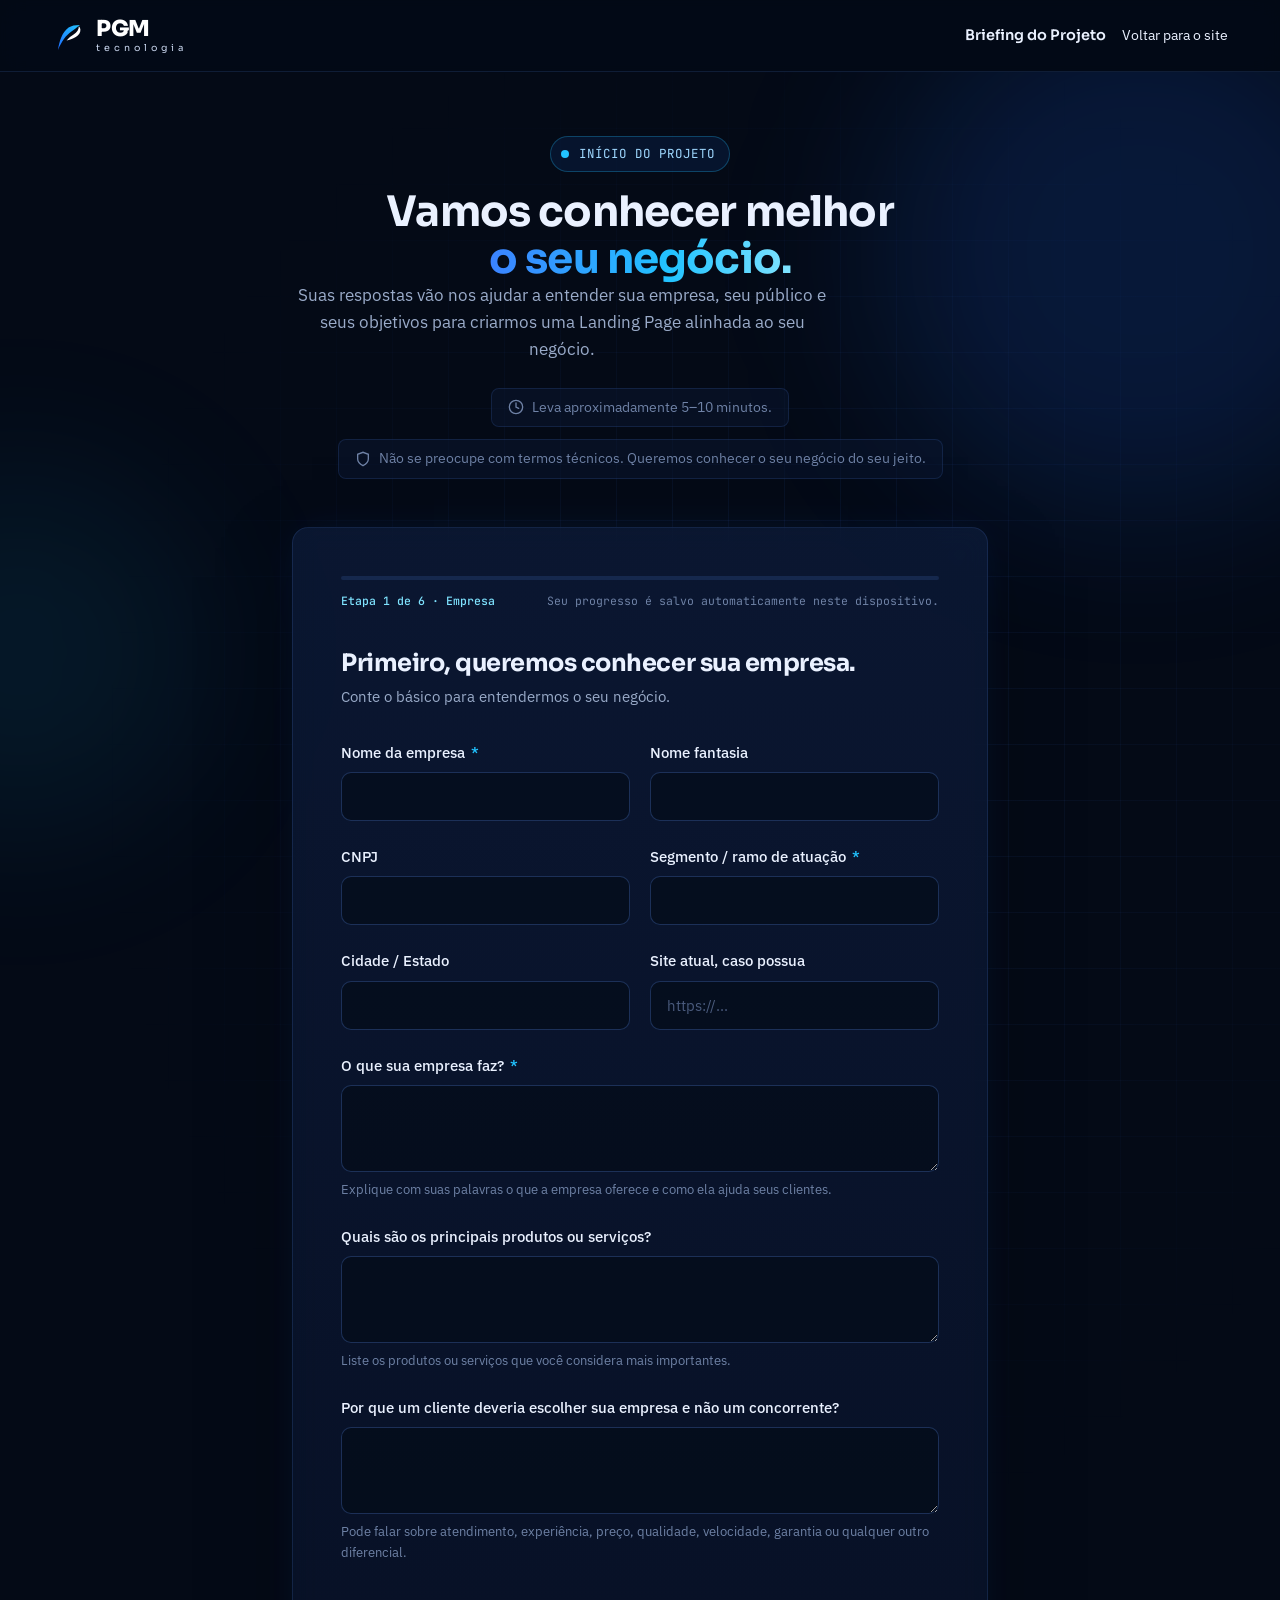
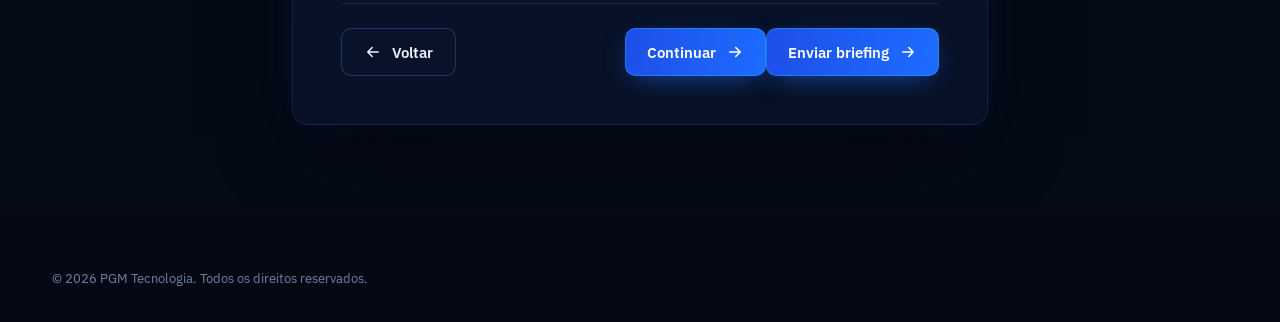
<file: briefing.html>
<!doctype html>
<html lang="pt-BR">
<head>
  <meta charset="utf-8">
  <meta name="viewport" content="width=device-width, initial-scale=1, viewport-fit=cover">
  <title>Briefing do Projeto | PGM Tecnologia</title>
  <meta name="description" content="Formulário de briefing para novos projetos de Landing Pages da PGM Tecnologia.">
  <meta name="theme-color" content="#040A16">
  
  <link rel="icon" href="assets/img/pgm-brand.jpg">
  <link rel="preconnect" href="https://fonts.googleapis.com">
  <link rel="preconnect" href="https://fonts.gstatic.com" crossorigin>
  <link rel="stylesheet" href="https://fonts.googleapis.com/css2?family=Sora:wght@400;500;600;700;800&family=IBM+Plex+Sans:wght@400;500;600&family=JetBrains+Mono:wght@400;500&display=swap">
  
  <link rel="stylesheet" href="assets/css/style.css">
  <link rel="stylesheet" href="assets/css/briefing.css">
</head>
<body>
  <div class="site">
    <!-- ================= HEADER ================= -->
    <header class="nav nav--glass" id="topo">
      <div class="wrap nav__in">
        <a href="index.html" class="brand" aria-label="PGM Tecnologia — início">
          <svg width="34" height="34" viewBox="0 0 34 34" fill="none" aria-hidden="true"><defs><linearGradient id="lg1" x1="4" y1="30" x2="26" y2="4" gradientUnits="userSpaceOnUse"><stop offset="0" stop-color="#1E6BFF"></stop><stop offset="1" stop-color="#22C3FF"></stop></linearGradient></defs><path d="M6 31c1.2-8.6 4.2-17.8 10.6-22.4C19.4 6.7 23 6 28 6c-3.4 2.6-5.6 4.4-8.6 6.4C14.2 16 9.6 22 6 31z" fill="url(#lg1)"></path><path d="M14.6 21.6c2.6-.6 6-1.6 9.2-3.6 3-1.9 4.8-4.2 4.6-7.2-.1-1.5-.7-2.8-1.6-3.6.2 3.2-1.8 6-5.2 8.2-2.4 1.6-4.9 3.2-7 6.2z" fill="#fff"></path></svg>
          <span class="brand__word"><span class="brand__pgm">PGM</span><span class="brand__tec">tecnologia</span></span>
        </a>
        <div class="header-right">
          <span class="header-title">Briefing do Projeto</span>
          <a href="index.html" class="header-link">Voltar para o site</a>
        </div>
      </div>
    </header>

    <!-- ================= MAIN ================= -->
    <main class="briefing-main">
      <div class="gridbg"></div>
      <div class="glow" style="width: 520px; height: 520px; right: -120px; top: -80px; background: rgba(30,107,255,.15)"></div>
      <div class="glow" style="width: 360px; height: 360px; left: -160px; top: 400px; background: rgba(34,195,255,.08)"></div>

      <div class="wrap briefing-wrap">
        
        <!-- Intro -->
        <div class="briefing-intro" id="briefing-intro">
          <span class="eyebrow"><span class="pulse"></span>INÍCIO DO PROJETO</span>
          <h1>Vamos conhecer melhor <br class="br-desktop"><span class="grad-text">o seu negócio.</span></h1>
          <p class="briefing-sub">Suas respostas vão nos ajudar a entender sua empresa, seu público e seus objetivos para criarmos uma Landing Page alinhada ao seu negócio.</p>
          <div class="briefing-meta">
            <span><svg width="16" height="16" viewBox="0 0 24 24" fill="none" stroke="currentColor" stroke-width="2" stroke-linecap="round"><circle cx="12" cy="12" r="10"></circle><polyline points="12 6 12 12 16 14"></polyline></svg> Leva aproximadamente 5–10 minutos.</span>
            <span><svg width="16" height="16" viewBox="0 0 24 24" fill="none" stroke="currentColor" stroke-width="2" stroke-linecap="round"><path d="M12 22s8-4 8-10V5l-8-3-8 3v7c0 6 8 10 8 10z"></path></svg> Não se preocupe com termos técnicos. Queremos conhecer o seu negócio do seu jeito.</span>
          </div>
        </div>

        <!-- Formulário Container -->
        <div class="briefing-container" id="briefing-container">
          <!-- Progresso -->
          <div class="briefing-progress">
            <div class="progress-bar-bg">
              <div class="progress-bar-fill" id="progress-bar"></div>
            </div>
            <div class="progress-info">
              <span class="step-label" id="step-label">Etapa 1 de 6 · Empresa</span>
              <span class="save-status">Seu progresso é salvo automaticamente neste dispositivo.</span>
            </div>
          </div>

          <form id="briefing-form" novalidate>
            
            <!-- ETAPA 1: EMPRESA -->
            <div class="step-content active" data-step="1">
              <div class="step-header">
                <h2>Primeiro, queremos conhecer sua empresa.</h2>
                <p>Conte o básico para entendermos o seu negócio.</p>
              </div>

              <div class="form-row">
                <div class="form-group">
                  <label for="empresa_nome">Nome da empresa <span class="req">*</span></label>
                  <input type="text" id="empresa_nome" name="empresa_nome" required>
                  <span class="error-msg">Este campo é obrigatório.</span>
                </div>
                <div class="form-group">
                  <label for="empresa_fantasia">Nome fantasia</label>
                  <input type="text" id="empresa_fantasia" name="empresa_fantasia">
                </div>
              </div>

              <div class="form-row">
                <div class="form-group">
                  <label for="empresa_cnpj">CNPJ</label>
                  <input type="text" id="empresa_cnpj" name="empresa_cnpj">
                </div>
                <div class="form-group">
                  <label for="empresa_segmento">Segmento / ramo de atuação <span class="req">*</span></label>
                  <input type="text" id="empresa_segmento" name="empresa_segmento" required>
                  <span class="error-msg">Este campo é obrigatório.</span>
                </div>
              </div>

              <div class="form-row">
                <div class="form-group">
                  <label for="empresa_cidade_estado">Cidade / Estado</label>
                  <input type="text" id="empresa_cidade_estado" name="empresa_cidade_estado">
                </div>
                <div class="form-group">
                  <label for="empresa_site">Site atual, caso possua</label>
                  <input type="url" id="empresa_site" name="empresa_site" placeholder="https://...">
                </div>
              </div>

              <div class="form-group">
                <label for="empresa_o_que_faz">O que sua empresa faz? <span class="req">*</span></label>
                <textarea id="empresa_o_que_faz" name="empresa_o_que_faz" required rows="3"></textarea>
                <span class="helper-text">Explique com suas palavras o que a empresa oferece e como ela ajuda seus clientes.</span>
                <span class="error-msg">Este campo é obrigatório.</span>
              </div>

              <div class="form-group">
                <label for="empresa_produtos">Quais são os principais produtos ou serviços?</label>
                <textarea id="empresa_produtos" name="empresa_produtos" rows="3"></textarea>
                <span class="helper-text">Liste os produtos ou serviços que você considera mais importantes.</span>
              </div>

              <div class="form-group">
                <label for="empresa_diferencial">Por que um cliente deveria escolher sua empresa e não um concorrente?</label>
                <textarea id="empresa_diferencial" name="empresa_diferencial" rows="3"></textarea>
                <span class="helper-text">Pode falar sobre atendimento, experiência, preço, qualidade, velocidade, garantia ou qualquer outro diferencial.</span>
              </div>
            </div>

            <!-- ETAPA 2: LANDING PAGE -->
            <div class="step-content" data-step="2" hidden>
              <div class="step-header">
                <h2>O que essa página precisa alcançar?</h2>
              </div>

              <fieldset class="form-group">
                <legend>Qual é o principal objetivo da Landing Page? <span class="req">*</span></legend>
                <div class="cards-grid" role="group" aria-label="Objetivo da Landing Page">
                  <label class="selectable-card">
                    <input type="radio" name="lp_objetivo" value="Receber pedidos de orçamento" required>
                    <span class="card-content">Receber pedidos de orçamento</span>
                  </label>
                  <label class="selectable-card">
                    <input type="radio" name="lp_objetivo" value="Gerar contatos pelo WhatsApp">
                    <span class="card-content">Gerar contatos pelo WhatsApp</span>
                  </label>
                  <label class="selectable-card">
                    <input type="radio" name="lp_objetivo" value="Apresentar um produto">
                    <span class="card-content">Apresentar um produto</span>
                  </label>
                  <label class="selectable-card">
                    <input type="radio" name="lp_objetivo" value="Apresentar um serviço">
                    <span class="card-content">Apresentar um serviço</span>
                  </label>
                  <label class="selectable-card">
                    <input type="radio" name="lp_objetivo" value="Captar interessados">
                    <span class="card-content">Captar interessados</span>
                  </label>
                  <label class="selectable-card">
                    <input type="radio" name="lp_objetivo" value="Divulgar uma promoção ou campanha">
                    <span class="card-content">Divulgar uma promoção ou campanha</span>
                  </label>
                  <label class="selectable-card">
                    <input type="radio" name="lp_objetivo" value="Apresentar a empresa">
                    <span class="card-content">Apresentar a empresa</span>
                  </label>
                  <label class="selectable-card">
                    <input type="radio" name="lp_objetivo" value="Outro" id="lp_objetivo_outro">
                    <span class="card-content">Outro</span>
                  </label>
                </div>
                <div class="conditional-field" id="lp_objetivo_outro_field" hidden>
                  <label for="lp_objetivo_outro_texto">Qual o objetivo?</label>
                  <input type="text" id="lp_objetivo_outro_texto" name="lp_objetivo_outro_texto">
                </div>
                <span class="error-msg" id="err_lp_objetivo">Este campo é obrigatório.</span>
              </fieldset>

              <div class="form-group">
                <label for="lp_destaque">Qual produto ou serviço será o principal destaque da página? <span class="req">*</span></label>
                <textarea id="lp_destaque" name="lp_destaque" rows="2" required></textarea>
                <span class="error-msg">Este campo é obrigatório.</span>
              </div>

              <fieldset class="form-group">
                <legend>Quando alguém entrar na página, qual é a principal ação que você quer que essa pessoa realize? <span class="req">*</span></legend>
                <div class="cards-grid">
                  <label class="selectable-card">
                    <input type="radio" name="lp_acao" value="Chamar no WhatsApp" required>
                    <span class="card-content">Chamar no WhatsApp</span>
                  </label>
                  <label class="selectable-card">
                    <input type="radio" name="lp_acao" value="Solicitar orçamento">
                    <span class="card-content">Solicitar orçamento</span>
                  </label>
                  <label class="selectable-card">
                    <input type="radio" name="lp_acao" value="Preencher formulário">
                    <span class="card-content">Preencher formulário</span>
                  </label>
                  <label class="selectable-card">
                    <input type="radio" name="lp_acao" value="Telefonar">
                    <span class="card-content">Telefonar</span>
                  </label>
                  <label class="selectable-card">
                    <input type="radio" name="lp_acao" value="Comprar / contratar">
                    <span class="card-content">Comprar / contratar</span>
                  </label>
                  <label class="selectable-card">
                    <input type="radio" name="lp_acao" value="Conhecer melhor o produto ou serviço">
                    <span class="card-content">Conhecer melhor o produto ou serviço</span>
                  </label>
                  <label class="selectable-card">
                    <input type="radio" name="lp_acao" value="Outra" id="lp_acao_outra">
                    <span class="card-content">Outra</span>
                  </label>
                </div>
                <div class="conditional-field" id="lp_acao_outra_field" hidden>
                  <label for="lp_acao_outra_texto">Qual a ação?</label>
                  <input type="text" id="lp_acao_outra_texto" name="lp_acao_outra_texto">
                </div>
                <span class="error-msg" id="err_lp_acao">Este campo é obrigatório.</span>
              </fieldset>

              <div class="form-group">
                <label for="lp_oferta">Existe alguma oferta, condição ou informação que precisa ganhar destaque?</label>
                <textarea id="lp_oferta" name="lp_oferta" rows="2"></textarea>
                <span class="helper-text">Ex.: orçamento gratuito, primeira consulta grátis, desconto, entrega rápida, atendimento 24 horas etc.</span>
              </div>

              <div class="form-group form-group-sm">
                <label for="lp_prazo">Existe alguma data importante para essa página estar no ar?</label>
                <input type="date" id="lp_prazo" name="lp_prazo">
              </div>
            </div>

            <!-- ETAPA 3: PÚBLICO -->
            <div class="step-content" data-step="3" hidden>
              <div class="step-header">
                <h2>Quem queremos alcançar?</h2>
                <p>Quanto melhor entendermos seu cliente, melhor conseguimos construir a comunicação da página.</p>
              </div>

              <div class="form-group">
                <label for="pub_quem">Quem normalmente compra ou contrata sua empresa? <span class="req">*</span></label>
                <textarea id="pub_quem" name="pub_quem" rows="3" required></textarea>
                <span class="helper-text">Descreva seu cliente ideal com suas próprias palavras.</span>
                <span class="error-msg">Este campo é obrigatório.</span>
              </div>

              <fieldset class="form-group">
                <legend>Seu cliente é principalmente:</legend>
                <div class="cards-grid cards-grid-3">
                  <label class="selectable-card">
                    <input type="radio" name="pub_tipo" value="Pessoa física">
                    <span class="card-content">Pessoa física</span>
                  </label>
                  <label class="selectable-card">
                    <input type="radio" name="pub_tipo" value="Empresas">
                    <span class="card-content">Empresas</span>
                  </label>
                  <label class="selectable-card">
                    <input type="radio" name="pub_tipo" value="Ambos">
                    <span class="card-content">Ambos</span>
                  </label>
                </div>
              </fieldset>

              <fieldset class="form-group">
                <legend>Qual região sua empresa atende?</legend>
                <div class="cards-grid">
                  <label class="selectable-card">
                    <input type="radio" name="pub_regiao" value="Apenas minha cidade">
                    <span class="card-content">Apenas minha cidade</span>
                  </label>
                  <label class="selectable-card">
                    <input type="radio" name="pub_regiao" value="Minha cidade e região">
                    <span class="card-content">Minha cidade e região</span>
                  </label>
                  <label class="selectable-card">
                    <input type="radio" name="pub_regiao" value="Todo o estado">
                    <span class="card-content">Todo o estado</span>
                  </label>
                  <label class="selectable-card">
                    <input type="radio" name="pub_regiao" value="Todo o Brasil">
                    <span class="card-content">Todo o Brasil</span>
                  </label>
                  <label class="selectable-card">
                    <input type="radio" name="pub_regiao" value="Internacional">
                    <span class="card-content">Internacional</span>
                  </label>
                  <label class="selectable-card">
                    <input type="radio" name="pub_regiao" value="Outra região" id="pub_regiao_outra">
                    <span class="card-content">Outra região</span>
                  </label>
                </div>
                <div class="conditional-field" id="pub_regiao_outra_field" hidden>
                  <label for="pub_regiao_outra_texto">Qual a região?</label>
                  <input type="text" id="pub_regiao_outra_texto" name="pub_regiao_outra_texto">
                </div>
              </fieldset>

              <div class="form-group">
                <label for="pub_problema">Qual problema ou necessidade normalmente faz esse cliente procurar sua empresa?</label>
                <textarea id="pub_problema" name="pub_problema" rows="2"></textarea>
              </div>

              <fieldset class="form-group">
                <legend>O que costuma ser mais importante para esse cliente na hora de escolher?</legend>
                <div class="cards-grid">
                  <label class="selectable-card checkbox-card">
                    <input type="checkbox" name="pub_importante" value="Preço">
                    <span class="card-content">Preço</span>
                  </label>
                  <label class="selectable-card checkbox-card">
                    <input type="checkbox" name="pub_importante" value="Qualidade">
                    <span class="card-content">Qualidade</span>
                  </label>
                  <label class="selectable-card checkbox-card">
                    <input type="checkbox" name="pub_importante" value="Confiança">
                    <span class="card-content">Confiança</span>
                  </label>
                  <label class="selectable-card checkbox-card">
                    <input type="checkbox" name="pub_importante" value="Rapidez">
                    <span class="card-content">Rapidez</span>
                  </label>
                  <label class="selectable-card checkbox-card">
                    <input type="checkbox" name="pub_importante" value="Experiência">
                    <span class="card-content">Experiência</span>
                  </label>
                  <label class="selectable-card checkbox-card">
                    <input type="checkbox" name="pub_importante" value="Atendimento">
                    <span class="card-content">Atendimento</span>
                  </label>
                  <label class="selectable-card checkbox-card">
                    <input type="checkbox" name="pub_importante" value="Garantia">
                    <span class="card-content">Garantia</span>
                  </label>
                  <label class="selectable-card checkbox-card">
                    <input type="checkbox" name="pub_importante" value="Facilidade">
                    <span class="card-content">Facilidade</span>
                  </label>
                  <label class="selectable-card checkbox-card">
                    <input type="checkbox" name="pub_importante" value="Localização">
                    <span class="card-content">Localização</span>
                  </label>
                  <label class="selectable-card checkbox-card">
                    <input type="checkbox" name="pub_importante" value="Outro" id="pub_importante_outro">
                    <span class="card-content">Outro</span>
                  </label>
                </div>
                <div class="conditional-field" id="pub_importante_outro_field" hidden>
                  <label for="pub_importante_outro_texto">Qual?</label>
                  <input type="text" id="pub_importante_outro_texto" name="pub_importante_outro_texto">
                </div>
              </fieldset>
            </div>

            <!-- ETAPA 4: CONTEÚDO -->
            <div class="step-content" data-step="4" hidden>
              <div class="step-header">
                <h2>O que precisamos mostrar?</h2>
                <p>Agora vamos entender quais informações são importantes para convencer o visitante.</p>
              </div>

              <fieldset class="form-group">
                <legend>Quais informações você considera essenciais na página?</legend>
                <div class="cards-grid">
                  <label class="selectable-card checkbox-card">
                    <input type="checkbox" name="cont_essenciais" value="História / apresentação da empresa">
                    <span class="card-content">História / apresentação</span>
                  </label>
                  <label class="selectable-card checkbox-card">
                    <input type="checkbox" name="cont_essenciais" value="Produtos">
                    <span class="card-content">Produtos</span>
                  </label>
                  <label class="selectable-card checkbox-card">
                    <input type="checkbox" name="cont_essenciais" value="Serviços">
                    <span class="card-content">Serviços</span>
                  </label>
                  <label class="selectable-card checkbox-card">
                    <input type="checkbox" name="cont_essenciais" value="Benefícios">
                    <span class="card-content">Benefícios</span>
                  </label>
                  <label class="selectable-card checkbox-card">
                    <input type="checkbox" name="cont_essenciais" value="Diferenciais">
                    <span class="card-content">Diferenciais</span>
                  </label>
                  <label class="selectable-card checkbox-card">
                    <input type="checkbox" name="cont_essenciais" value="Como funciona">
                    <span class="card-content">Como funciona</span>
                  </label>
                  <label class="selectable-card checkbox-card">
                    <input type="checkbox" name="cont_essenciais" value="Depoimentos de clientes">
                    <span class="card-content">Depoimentos</span>
                  </label>
                  <label class="selectable-card checkbox-card">
                    <input type="checkbox" name="cont_essenciais" value="Perguntas frequentes">
                    <span class="card-content">Perguntas frequentes</span>
                  </label>
                  <label class="selectable-card checkbox-card">
                    <input type="checkbox" name="cont_essenciais" value="Localização">
                    <span class="card-content">Localização</span>
                  </label>
                  <label class="selectable-card checkbox-card">
                    <input type="checkbox" name="cont_essenciais" value="Formas de contato">
                    <span class="card-content">Formas de contato</span>
                  </label>
                  <label class="selectable-card checkbox-card">
                    <input type="checkbox" name="cont_essenciais" value="Garantias">
                    <span class="card-content">Garantias</span>
                  </label>
                  <label class="selectable-card checkbox-card">
                    <input type="checkbox" name="cont_essenciais" value="Resultados / números">
                    <span class="card-content">Resultados / números</span>
                  </label>
                  <label class="selectable-card checkbox-card">
                    <input type="checkbox" name="cont_essenciais" value="Outra informação" id="cont_essenciais_outra">
                    <span class="card-content">Outra informação</span>
                  </label>
                </div>
                <div class="conditional-field" id="cont_essenciais_outra_field" hidden>
                  <label for="cont_essenciais_outra_texto">Qual informação?</label>
                  <input type="text" id="cont_essenciais_outra_texto" name="cont_essenciais_outra_texto">
                </div>
              </fieldset>

              <div class="form-group">
                <label for="cont_beneficios">Quais são os principais benefícios do seu produto ou serviço?</label>
                <textarea id="cont_beneficios" name="cont_beneficios" rows="2"></textarea>
                <span class="helper-text">Em vez de apenas características, pense no que o cliente ganha ao contratar ou comprar.</span>
              </div>

              <div class="form-group">
                <label for="cont_diferenciais">Quais são os principais diferenciais da empresa?</label>
                <textarea id="cont_diferenciais" name="cont_diferenciais" rows="2"></textarea>
              </div>

              <div class="form-group">
                <label for="cont_obrigatorio">Existe alguma informação que obrigatoriamente precisa aparecer na página?</label>
                <textarea id="cont_obrigatorio" name="cont_obrigatorio" rows="2"></textarea>
              </div>

              <div class="form-group">
                <label for="cont_duvidas">Existem dúvidas que seus clientes fazem com frequência?</label>
                <textarea id="cont_duvidas" name="cont_duvidas" rows="2"></textarea>
                <span class="helper-text">Essas respostas podem nos ajudar a criar uma seção de perguntas frequentes.</span>
              </div>

              <div class="sub-section">
                <h3>Como seus clientes podem encontrar você?</h3>
                <p class="helper-text" style="margin-bottom: 20px;">Preencha somente as informações que você deseja disponibilizar na Landing Page.</p>
                
                <div class="form-row">
                  <div class="form-group">
                    <label for="contato_whatsapp">WhatsApp</label>
                    <input type="text" id="contato_whatsapp" name="contato_whatsapp">
                  </div>
                  <div class="form-group">
                    <label for="contato_telefone">Telefone</label>
                    <input type="text" id="contato_telefone" name="contato_telefone">
                  </div>
                </div>

                <div class="form-row">
                  <div class="form-group">
                    <label for="contato_email">E-mail comercial</label>
                    <input type="email" id="contato_email" name="contato_email">
                  </div>
                  <div class="form-group">
                    <label for="contato_horario">Horário de atendimento</label>
                    <input type="text" id="contato_horario" name="contato_horario" placeholder="Ex: Seg a Sex, das 8h às 18h">
                  </div>
                </div>

                <div class="form-group">
                  <label for="contato_endereco">Endereço</label>
                  <input type="text" id="contato_endereco" name="contato_endereco">
                </div>

                <div class="form-row">
                  <div class="form-group">
                    <label for="contato_instagram">Instagram</label>
                    <input type="text" id="contato_instagram" name="contato_instagram">
                  </div>
                  <div class="form-group">
                    <label for="contato_facebook">Facebook</label>
                    <input type="text" id="contato_facebook" name="contato_facebook">
                  </div>
                </div>

                <div class="form-row">
                  <div class="form-group">
                    <label for="contato_linkedin">LinkedIn</label>
                    <input type="text" id="contato_linkedin" name="contato_linkedin">
                  </div>
                  <div class="form-group">
                    <label for="contato_outra_rede">Outra rede social</label>
                    <input type="text" id="contato_outra_rede" name="contato_outra_rede">
                  </div>
                </div>
              </div>
            </div>

            <!-- ETAPA 5: VISUAL -->
            <div class="step-content" data-step="5" hidden>
              <div class="step-header">
                <h2>Qual estilo combina com sua empresa?</h2>
              </div>

              <fieldset class="form-group">
                <legend>Sua empresa já possui uma identidade visual definida?</legend>
                <div class="cards-grid cards-grid-3">
                  <label class="selectable-card">
                    <input type="radio" name="vis_identidade" value="Sim">
                    <span class="card-content">Sim</span>
                  </label>
                  <label class="selectable-card">
                    <input type="radio" name="vis_identidade" value="Parcialmente">
                    <span class="card-content">Parcialmente</span>
                  </label>
                  <label class="selectable-card">
                    <input type="radio" name="vis_identidade" value="Não">
                    <span class="card-content">Não</span>
                  </label>
                </div>
              </fieldset>

              <div class="form-row">
                <div class="form-group">
                  <label for="vis_cores">Quais são as principais cores da sua marca?</label>
                  <input type="text" id="vis_cores" name="vis_cores" placeholder="Ex.: azul escuro, branco e dourado">
                </div>
                <div class="form-group">
                  <label for="vis_cores_evitar">Existe alguma cor que devemos evitar?</label>
                  <input type="text" id="vis_cores_evitar" name="vis_cores_evitar">
                </div>
              </div>

              <fieldset class="form-group">
                <legend>Como você gostaria que a página fosse percebida?</legend>
                <div class="cards-grid">
                  <label class="selectable-card checkbox-card">
                    <input type="checkbox" name="vis_percepcao" value="Moderna">
                    <span class="card-content">Moderna</span>
                  </label>
                  <label class="selectable-card checkbox-card">
                    <input type="checkbox" name="vis_percepcao" value="Profissional">
                    <span class="card-content">Profissional</span>
                  </label>
                  <label class="selectable-card checkbox-card">
                    <input type="checkbox" name="vis_percepcao" value="Minimalista">
                    <span class="card-content">Minimalista</span>
                  </label>
                  <label class="selectable-card checkbox-card">
                    <input type="checkbox" name="vis_percepcao" value="Elegante">
                    <span class="card-content">Elegante</span>
                  </label>
                  <label class="selectable-card checkbox-card">
                    <input type="checkbox" name="vis_percepcao" value="Tecnológica">
                    <span class="card-content">Tecnológica</span>
                  </label>
                  <label class="selectable-card checkbox-card">
                    <input type="checkbox" name="vis_percepcao" value="Sofisticada">
                    <span class="card-content">Sofisticada</span>
                  </label>
                  <label class="selectable-card checkbox-card">
                    <input type="checkbox" name="vis_percepcao" value="Amigável">
                    <span class="card-content">Amigável</span>
                  </label>
                  <label class="selectable-card checkbox-card">
                    <input type="checkbox" name="vis_percepcao" value="Séria">
                    <span class="card-content">Séria</span>
                  </label>
                  <label class="selectable-card checkbox-card">
                    <input type="checkbox" name="vis_percepcao" value="Premium">
                    <span class="card-content">Premium</span>
                  </label>
                  <label class="selectable-card checkbox-card">
                    <input type="checkbox" name="vis_percepcao" value="Simples e direta">
                    <span class="card-content">Simples e direta</span>
                  </label>
                </div>
              </fieldset>

              <div class="form-group references-group">
                <legend>Existe algum site que você gosta visualmente?</legend>
                
                <div id="references-container">
                  <div class="reference-item">
                    <div class="form-group">
                      <label for="vis_ref_url_1">URL do site</label>
                      <input type="url" id="vis_ref_url_1" name="vis_ref_url_1" placeholder="https://...">
                    </div>
                    <div class="form-group">
                      <label for="vis_ref_motivo_1">O que você gosta nesse site?</label>
                      <input type="text" id="vis_ref_motivo_1" name="vis_ref_motivo_1">
                    </div>
                  </div>
                </div>

                <button type="button" class="btn btn--ghost btn--sm btn-add-ref" id="btn-add-ref">
                  + Adicionar outra referência
                </button>
              </div>

              <div class="form-group">
                <label for="vis_evitar">Existe algum estilo, cor ou elemento que você NÃO gostaria de ver na página?</label>
                <textarea id="vis_evitar" name="vis_evitar" rows="2"></textarea>
              </div>

              <div class="form-group">
                <label for="vis_observacao">Existe alguma observação sobre a aparência da página?</label>
                <textarea id="vis_observacao" name="vis_observacao" rows="2"></textarea>
              </div>
            </div>

            <!-- ETAPA 6: FINALIZAÇÃO -->
            <div class="step-content" data-step="6" hidden>
              <div class="step-header">
                <h2>Últimos detalhes.</h2>
                <p>Precisamos apenas saber com quem falar durante o desenvolvimento.</p>
              </div>

              <div class="form-row">
                <div class="form-group">
                  <label for="resp_nome">Nome do responsável pelo projeto <span class="req">*</span></label>
                  <input type="text" id="resp_nome" name="resp_nome" required>
                  <span class="error-msg">Este campo é obrigatório.</span>
                </div>
                <div class="form-group">
                  <label for="resp_cargo">Cargo / função</label>
                  <input type="text" id="resp_cargo" name="resp_cargo">
                </div>
              </div>

              <div class="form-row">
                <div class="form-group">
                  <label for="resp_email">E-mail <span class="req">*</span></label>
                  <input type="email" id="resp_email" name="resp_email" required>
                  <span class="error-msg">Insira um e-mail válido.</span>
                </div>
                <div class="form-group">
                  <label for="resp_whatsapp">WhatsApp <span class="req">*</span></label>
                  <input type="text" id="resp_whatsapp" name="resp_whatsapp" required>
                  <span class="error-msg">Este campo é obrigatório.</span>
                </div>
              </div>

              <div class="form-group" style="margin-top: 32px">
                <label for="resp_concorrentes">Quais são os principais concorrentes da empresa?</label>
                <textarea id="resp_concorrentes" name="resp_concorrentes" rows="2"></textarea>
                <span class="helper-text">Você pode informar nomes ou links dos sites.</span>
              </div>

              <div class="form-group">
                <label for="resp_extra">Existe mais alguma informação que você considera importante para o desenvolvimento da Landing Page?</label>
                <textarea id="resp_extra" name="resp_extra" rows="4"></textarea>
              </div>

              <div class="form-group terms-group">
                <label class="checkbox-label">
                  <input type="checkbox" id="aceite_termos" name="aceite_termos" required>
                  <span class="checkbox-custom">
                    <svg width="12" height="12" viewBox="0 0 24 24" fill="none" stroke="currentColor" stroke-width="3" stroke-linecap="round" stroke-linejoin="round" aria-hidden="true"><polyline points="20 6 9 17 4 12"></polyline></svg>
                  </span>
                  <span class="checkbox-text">Confirmo que as informações fornecidas neste briefing podem ser utilizadas pela PGM Tecnologia no desenvolvimento deste projeto. <span class="req">*</span></span>
                </label>
                <span class="error-msg" id="err_aceite">Você precisa confirmar esta opção para enviar o briefing.</span>
              </div>

              <div class="review-message">
                <svg width="20" height="20" viewBox="0 0 24 24" fill="none" stroke="currentColor" stroke-width="2" stroke-linecap="round"><path d="M11 4H4a2 2 0 0 0-2 2v14a2 2 0 0 0 2 2h14a2 2 0 0 0 2-2v-7"></path><path d="M18.5 2.5a2.121 2.121 0 0 1 3 3L12 15l-4 1 1-4 9.5-9.5z"></path></svg>
                <p>Revise suas respostas antes de enviar. Você pode voltar para qualquer etapa sem perder o que já preencheu.</p>
              </div>
            </div>

            <!-- Botões de Ação -->
            <div class="form-actions">
              <button type="button" class="btn btn--ghost" id="btn-prev" hidden>
                <svg width="18" height="18" viewBox="0 0 24 24" fill="none" stroke="currentColor" stroke-width="2" stroke-linecap="round" stroke-linejoin="round" aria-hidden="true"><path d="M19 12H5M11 18l-6-6 6-6"></path></svg> 
                Voltar
              </button>
              <div style="flex:1"></div>
              <button type="button" class="btn btn--primary" id="btn-next">
                Continuar 
                <svg class="arr" width="18" height="18" viewBox="0 0 24 24" fill="none" stroke="currentColor" stroke-width="2" stroke-linecap="round" stroke-linejoin="round" aria-hidden="true"><path d="M5 12h14M13 6l6 6-6 6"></path></svg>
              </button>
              <button type="submit" class="btn btn--primary" id="btn-submit" hidden>
                Enviar briefing 
                <svg class="arr" width="18" height="18" viewBox="0 0 24 24" fill="none" stroke="currentColor" stroke-width="2" stroke-linecap="round" stroke-linejoin="round" aria-hidden="true"><path d="M5 12h14M13 6l6 6-6 6"></path></svg>
              </button>
            </div>
            
          </form>
        </div>

        <!-- Tela de Sucesso (Oculta por padrão) -->
        <div class="briefing-success" id="briefing-success" hidden>
          <div class="success-icon">
            <svg width="48" height="48" viewBox="0 0 24 24" fill="none" stroke="currentColor" stroke-width="2" stroke-linecap="round" stroke-linejoin="round"><path d="M22 11.08V12a10 10 0 1 1-5.93-9.14"></path><polyline points="22 4 12 14.01 9 11.01"></polyline></svg>
          </div>
          <h2>Briefing concluído!</h2>
          <p>Obrigado por compartilhar essas informações. Agora temos uma visão mais clara da sua empresa, do seu público e do que sua Landing Page precisa alcançar.</p>
          <div class="success-meta">
            <svg width="18" height="18" viewBox="0 0 24 24" fill="none" stroke="currentColor" stroke-width="2" stroke-linecap="round"><path d="M13 2H6a2 2 0 0 0-2 2v16a2 2 0 0 0 2 2h12a2 2 0 0 0 2-2V9z"></path><polyline points="13 2 13 9 20 9"></polyline></svg>
            <p>Se precisarmos confirmar algum detalhe, entraremos em contato com o responsável informado.</p>
          </div>
          <a href="index.html" class="btn btn--primary" style="margin-top: 32px">Voltar para o site</a>
        </div>

      </div>
    </main>

    <!-- ================= FOOTER ================= -->
    <footer class="foot" style="padding-top: 32px">
      <div class="wrap">
        <div class="foot__bar" style="margin-top: 0; border-top: none;">
          <span>© <span id="ano">2026</span> PGM Tecnologia. Todos os direitos reservados.</span>
        </div>
      </div>
    </footer>
  </div>

  <script src="assets/js/briefing.js" defer></script>
</body>
</html>
</file>
<file: assets/css/style.css>
/* PGM Tecnologia — estilos do site institucional */
body{margin:0;background:#040A16}
*{box-sizing:border-box}
html{scroll-behavior:smooth}
.site{--bg:#040A16;--bg2:#06101F;--surface:#0A1630;--surface2:#0D1C3B;--line:rgba(96,150,255,.14);--line2:rgba(96,150,255,.26);--blue:#1E6BFF;--blue-d:#1A4FE0;--cyan:#22C3FF;--deep:#0B2A6E;--text:#EAF1FF;--muted:#9AABC9;--dim:#6F82A6;
font-family:"IBM Plex Sans",system-ui,sans-serif;color:var(--text);background:var(--bg);overflow-x:hidden;line-height:1.6;-webkit-font-smoothing:antialiased;position:relative}
.site a{color:inherit;text-decoration:none}
.site h1,.site h2,.site h3{font-family:"Sora",system-ui,sans-serif;margin:0;letter-spacing:-.02em;line-height:1.12}
.site p{margin:0}
.wrap{width:100%;max-width:1240px;margin:0 auto;padding:0 20px;position:relative}
.mono{font-family:"JetBrains Mono",ui-monospace,monospace}
.grad-text{background:linear-gradient(92deg,#3B82FF 0%,#22C3FF 60%,#7FE3FF 100%);-webkit-background-clip:text;background-clip:text;color:transparent}
.sr{position:absolute;width:1px;height:1px;overflow:hidden;clip:rect(0 0 0 0);white-space:nowrap}
:focus-visible{outline:2px solid #22C3FF;outline-offset:3px;border-radius:6px}

/* ---------- Navbar ---------- */
.nav{position:sticky;top:0;z-index:50;height:72px;display:flex;align-items:center;border-bottom:1px solid transparent;transition:background .3s ease,border-color .3s ease,backdrop-filter .3s ease}
.nav--glass{background:rgba(4,10,22,.72);backdrop-filter:blur(14px) saturate(140%);-webkit-backdrop-filter:blur(14px) saturate(140%);border-bottom-color:var(--line)}
.nav__in{display:flex;align-items:center;justify-content:space-between;gap:24px;width:100%}
.brand{display:flex;align-items:center;gap:10px;flex-shrink:0}
.brand__word{display:flex;flex-direction:column;line-height:1}
.brand__pgm{font-family:"Sora",sans-serif;font-weight:800;font-size:22px;letter-spacing:-.02em;color:#fff}
.brand__tec{font-family:"Sora",sans-serif;font-weight:400;font-size:9.5px;letter-spacing:.42em;color:#C9D6EE;margin-top:4px;text-transform:lowercase}
.nav__links{display:none;gap:4px;align-items:center}
.nav__links a{font-size:14.5px;color:var(--muted);padding:8px 14px;border-radius:8px;transition:color .2s ease,background .2s ease}
.nav__links a:hover{color:#fff;background:rgba(96,150,255,.08)}
.nav__right{display:flex;align-items:center;gap:12px}
.nav__cta{display:none}
.burger{width:44px;height:44px;display:grid;place-items:center;border-radius:10px;border:1px solid var(--line2);background:rgba(10,22,48,.6);color:#fff;cursor:pointer}
.mmenu{position:absolute;top:72px;left:0;right:0;background:rgba(4,10,22,.96);backdrop-filter:blur(16px);-webkit-backdrop-filter:blur(16px);border-bottom:1px solid var(--line);padding:12px 20px 24px;display:flex;flex-direction:column;gap:2px;animation:drop .25s ease both}
.mmenu a{padding:14px 4px;border-bottom:1px solid rgba(96,150,255,.08);font-size:17px;color:var(--text)}
.mmenu .btn{margin-top:16px;justify-content:center}
@keyframes drop{from{opacity:0;transform:translateY(-8px)}to{opacity:1;transform:none}}

/* ---------- Buttons ---------- */
.btn{display:inline-flex;align-items:center;gap:10px;min-height:48px;padding:0 22px;border-radius:10px;font-weight:600;font-size:15px;font-family:"IBM Plex Sans",sans-serif;cursor:pointer;border:0;transition:transform .25s ease,box-shadow .3s ease,background-position .4s ease,border-color .25s ease,background-color .25s ease;white-space:nowrap}
.btn--primary{color:#fff;background-image:linear-gradient(100deg,#1D4FE8 0%,#1E6BFF 45%,#0E7FE0 75%,#1D4FE8 100%);background-size:220% 100%;background-position:0% 0;box-shadow:0 0 0 1px rgba(34,195,255,.35) inset,0 8px 28px -10px rgba(30,107,255,.75)}
.btn--primary:hover{background-position:100% 0;transform:translateY(-2px);box-shadow:0 0 0 1px rgba(34,195,255,.6) inset,0 14px 40px -10px rgba(34,195,255,.6)}
.btn--primary .arr{transition:transform .25s ease}
.btn--primary:hover .arr{transform:translateX(4px)}
.btn--ghost{color:var(--text);background:rgba(10,22,48,.55);border:1px solid var(--line2)}
.btn--ghost:hover{border-color:rgba(34,195,255,.55);background:rgba(16,34,72,.7);transform:translateY(-2px)}
.btn--sm{min-height:44px;padding:0 18px;font-size:14px}

/* ---------- Backgrounds ---------- */
.gridbg{position:absolute;inset:0;background-image:linear-gradient(rgba(70,130,255,.075) 1px,transparent 1px),linear-gradient(90deg,rgba(70,130,255,.075) 1px,transparent 1px);background-size:56px 56px;-webkit-mask-image:radial-gradient(ellipse 70% 60% at 60% 40%,#000 20%,transparent 75%);mask-image:radial-gradient(ellipse 70% 60% at 60% 40%,#000 20%,transparent 75%);pointer-events:none}
.glow{position:absolute;border-radius:50%;filter:blur(80px);pointer-events:none}

/* ---------- Hero ---------- */
.hero{position:relative;margin-top:-72px;padding:120px 0 72px;overflow:hidden;background:radial-gradient(120% 80% at 70% 0%,#0A1C44 0%,#050D1F 45%,#040A16 75%)}
.hero__grid{display:grid;grid-template-columns:minmax(0,1fr);gap:56px;align-items:center}
.eyebrow{display:inline-flex;align-items:center;gap:10px;font-family:"JetBrains Mono",monospace;font-size:12.5px;color:#9FD8FF;padding:7px 14px 7px 10px;border:1px solid rgba(34,195,255,.28);border-radius:100px;background:rgba(14,40,90,.35)}
.pulse{width:8px;height:8px;border-radius:50%;background:#22C3FF;box-shadow:0 0 0 0 rgba(34,195,255,.6);animation:pulse 2.4s ease-out infinite}
@keyframes pulse{0%{box-shadow:0 0 0 0 rgba(34,195,255,.55)}70%{box-shadow:0 0 0 10px rgba(34,195,255,0)}100%{box-shadow:0 0 0 0 rgba(34,195,255,0)}}
.hero h1{font-size:clamp(38px,9vw,72px);font-weight:700;margin-top:22px;letter-spacing:-.035em}
.hero__sub{font-size:clamp(16.5px,2.2vw,19px);color:var(--muted);max-width:560px;margin-top:22px}
.hero__ctas{display:flex;flex-wrap:wrap;gap:12px;margin-top:34px}
.hero__ctas .btn{flex:1 1 220px;justify-content:center}
.hero__meta{display:flex;flex-wrap:wrap;gap:10px 22px;margin-top:36px;font-size:13.5px;color:var(--dim)}
.hero__meta span{display:inline-flex;align-items:center;gap:8px}
.tick{color:#22C3FF;flex-shrink:0}

/* hero visual */
.visual{position:relative;width:100%;max-width:560px;margin:0 auto;aspect-ratio:1/1}
.ring{position:absolute;inset:4%;border-radius:50%;padding:2px;background:conic-gradient(from 200deg,#1E6BFF,#22C3FF,#7FE3FF,#22C3FF,#1E6BFF);-webkit-mask:linear-gradient(#000 0 0) content-box,linear-gradient(#000 0 0);-webkit-mask-composite:xor;mask:linear-gradient(#000 0 0) content-box exclude,linear-gradient(#000 0 0);opacity:.85;animation:spin 40s linear infinite}
.ring--2{inset:16%;opacity:.18;animation-duration:70s;animation-direction:reverse}
@keyframes spin{to{transform:rotate(360deg)}}
.ring-glow{position:absolute;inset:4%;border-radius:50%;box-shadow:0 0 60px rgba(34,140,255,.25),inset 0 0 80px rgba(30,107,255,.12)}
.net{position:absolute;inset:0;width:100%;height:100%;opacity:.5}
.win{position:absolute;left:8%;right:8%;top:22%;border-radius:14px;background:linear-gradient(180deg,rgba(14,28,60,.92),rgba(8,18,40,.94));border:1px solid var(--line2);box-shadow:0 30px 80px -20px rgba(0,0,0,.8),0 0 0 1px rgba(34,195,255,.06),0 0 60px -10px rgba(30,107,255,.35);overflow:hidden;backdrop-filter:blur(6px)}
.win__bar{display:flex;align-items:center;gap:7px;padding:11px 14px;border-bottom:1px solid var(--line)}
.dot{width:9px;height:9px;border-radius:50%;background:#1C2D52}
.win__url{margin-left:10px;font-family:"JetBrains Mono",monospace;font-size:10.5px;color:var(--dim);padding:3px 10px;border-radius:6px;background:rgba(96,150,255,.07);flex:1;min-width:0;overflow:hidden;white-space:nowrap;text-overflow:ellipsis}
.win__body{display:grid;grid-template-columns:minmax(0,1.1fr) minmax(0,1fr);gap:0}
.code{padding:16px 14px;font-family:"JetBrains Mono",monospace;font-size:11px;line-height:1.75;color:#B8C6E3;border-right:1px solid var(--line);white-space:pre;overflow:hidden}
.c-k{color:#5BA4FF}.c-s{color:#7FE3FF}.c-f{color:#C3D4FF}.c-c{color:#506489}
.dash{padding:14px;display:flex;flex-direction:column;gap:10px}
.kpi{border:1px solid var(--line);border-radius:8px;padding:9px 10px;background:rgba(96,150,255,.04)}
.kpi__l{font-size:9.5px;color:var(--dim);font-family:"JetBrains Mono",monospace;text-transform:uppercase;letter-spacing:.06em}
.kpi__v{font-family:"Sora",sans-serif;font-weight:600;font-size:15px;color:#fff;margin-top:2px}
.bars{display:flex;align-items:flex-end;gap:5px;height:46px;margin-top:6px}
.bars i{flex:1;border-radius:3px 3px 0 0;background:linear-gradient(180deg,#22C3FF,#1E6BFF);opacity:.85;transform-origin:bottom;animation:grow 1.2s cubic-bezier(.2,.7,.2,1) both}
@keyframes grow{from{transform:scaleY(.1)}to{transform:none}}
.chip{position:absolute;display:flex;align-items:center;gap:9px;padding:9px 13px;border-radius:10px;background:rgba(8,18,40,.88);border:1px solid var(--line2);font-family:"JetBrains Mono",monospace;font-size:11.5px;color:#CFE0FF;box-shadow:0 14px 40px -12px rgba(0,0,0,.8);backdrop-filter:blur(8px);white-space:nowrap;animation:float 7s ease-in-out infinite}
.chip b{color:#7FE3FF;font-weight:500}
.chip--a{left:-2%;top:12%}
.chip--b{right:-3%;top:76%;animation-delay:-2.5s}
.chip--c{left:6%;bottom:4%;animation-delay:-4.5s}
.chip-ic{width:22px;height:22px;border-radius:6px;display:grid;place-items:center;background:linear-gradient(135deg,#1E6BFF,#22C3FF);color:#fff}
@keyframes float{0%,100%{transform:translateY(0)}50%{transform:translateY(-8px)}}
.spark{position:absolute;width:3px;height:3px;border-radius:50%;background:#7FE3FF;box-shadow:0 0 8px #22C3FF;animation:tw 4s ease-in-out infinite;display:none}
@keyframes tw{0%,100%{opacity:.15}50%{opacity:.9}}

/* entry animation */
.in{animation:rise .8s cubic-bezier(.2,.7,.2,1) both}
.d1{animation-delay:.08s}.d2{animation-delay:.16s}.d3{animation-delay:.26s}.d4{animation-delay:.36s}.d5{animation-delay:.5s}
@keyframes rise{from{opacity:0;transform:translateY(22px)}to{opacity:1;transform:none}}
@supports (animation-timeline: view()){
.rv{animation:rise linear both;animation-timeline:view();animation-range:entry 0% cover 24%}
}

/* ---------- Sections ---------- */
.sec{position:relative;padding:88px 0}
.sec--alt{background:linear-gradient(180deg,var(--bg) 0%,var(--bg2) 18%,var(--bg2) 82%,var(--bg) 100%)}
.shead{max-width:700px;margin-bottom:48px}
.tag{font-family:"JetBrains Mono",monospace;font-size:12.5px;color:#5FC8FF;letter-spacing:.04em;display:flex;align-items:center;gap:10px}
.tag::before{content:"";width:22px;height:2px;border-radius:2px;background:linear-gradient(90deg,#1E6BFF,#22C3FF)}
.shead h2{font-size:clamp(30px,5.4vw,46px);font-weight:700;margin-top:16px}
.shead p{color:var(--muted);font-size:17px;margin-top:16px;max-width:600px}
.shead--row{max-width:none;display:flex;flex-wrap:wrap;align-items:flex-end;justify-content:space-between;gap:24px}
.shead--row>div{max-width:640px}

/* services */
.cards{display:grid;grid-template-columns:minmax(0,1fr);gap:16px}
.card{position:relative;padding:28px 26px 30px;border-radius:14px;background:linear-gradient(180deg,rgba(13,28,59,.72),rgba(9,20,44,.72));border:1px solid var(--line);overflow:hidden;transition:transform .3s ease,border-color .3s ease,box-shadow .3s ease;--mx:50%;--my:0%}
.card::before{content:"";position:absolute;inset:0;background:radial-gradient(380px circle at var(--mx) var(--my),rgba(34,150,255,.16),transparent 60%);opacity:0;transition:opacity .3s ease;pointer-events:none}
.card::after{content:"";position:absolute;left:0;right:0;top:0;height:1px;background:linear-gradient(90deg,transparent,rgba(34,195,255,.7),transparent);opacity:0;transition:opacity .3s ease}
.card:hover{transform:translateY(-4px);border-color:rgba(34,160,255,.38);box-shadow:0 24px 50px -24px rgba(30,107,255,.55)}
.card:hover::before,.card:hover::after{opacity:1}
.ic{width:48px;height:48px;border-radius:11px;display:grid;place-items:center;color:#7FD6FF;background:linear-gradient(135deg,rgba(30,107,255,.22),rgba(34,195,255,.08));border:1px solid rgba(34,195,255,.25);position:relative}
.card h3{font-size:19px;font-weight:600;margin-top:22px}
.card p{color:var(--muted);font-size:15px;margin-top:10px}
.card__n{position:absolute;top:24px;right:24px;font-family:"JetBrains Mono",monospace;font-size:11.5px;color:#3D5280}

/* diferenciais */
.diff{display:grid;grid-template-columns:minmax(0,1fr);gap:40px;align-items:start}
.diff__list{display:grid;grid-template-columns:minmax(0,1fr);gap:1px;background:var(--line);border:1px solid var(--line);border-radius:14px;overflow:hidden}
.diff__item{background:var(--bg2);padding:28px 26px;display:flex;gap:18px;transition:background .3s ease}
.diff__item:hover{background:#0A1834}
.diff__item h3{font-size:18px;font-weight:600}
.diff__item p{color:var(--muted);font-size:15px;margin-top:6px}
.diff__ic{flex-shrink:0;width:40px;height:40px;border-radius:10px;display:grid;place-items:center;color:#22C3FF;border:1px solid rgba(34,195,255,.25);background:rgba(30,107,255,.1)}
.quote{position:relative;padding:32px 28px;border-radius:14px;border:1px solid var(--line2);background:radial-gradient(120% 120% at 0% 0%,rgba(30,107,255,.18),transparent 55%),var(--surface);overflow:hidden}
.quote p{font-family:"Sora",sans-serif;font-size:clamp(20px,3vw,26px);line-height:1.35;font-weight:500;letter-spacing:-.01em}
.quote small{display:block;margin-top:20px;color:var(--dim);font-size:13.5px}

/* process */
.steps{position:relative;display:grid;grid-template-columns:minmax(0,1fr);gap:0;padding-left:34px}
.steps::before{content:"";position:absolute;left:11px;top:8px;bottom:8px;width:2px;border-radius:2px;background:linear-gradient(180deg,#1E6BFF,#22C3FF 60%,rgba(34,195,255,.15))}
.step{position:relative;padding:0 0 34px}
.step:last-child{padding-bottom:0}
.node{position:absolute;left:-34px;top:2px;width:24px;height:24px;border-radius:50%;background:var(--bg);border:2px solid #22C3FF;box-shadow:0 0 0 5px rgba(34,195,255,.1),0 0 18px rgba(34,195,255,.45);display:grid;place-items:center}
.node::after{content:"";width:8px;height:8px;border-radius:50%;background:linear-gradient(135deg,#1E6BFF,#22C3FF)}
.step__n{font-family:"JetBrains Mono",monospace;font-size:13px;color:#5FC8FF}
.step h3{font-size:20px;font-weight:600;margin-top:4px}
.step p{color:var(--muted);font-size:15px;margin-top:8px;max-width:420px}

/* projects */
.filters{display:flex;flex-wrap:wrap;gap:8px}
.fbtn{min-height:40px;padding:0 16px;border-radius:100px;border:1px solid var(--line2);background:transparent;color:var(--muted);font-size:13.5px;font-family:"IBM Plex Sans",sans-serif;cursor:pointer;transition:all .2s ease}
.fbtn:hover{color:#fff;border-color:rgba(34,195,255,.5)}
.fbtn--on{background:rgba(30,107,255,.16);color:#fff;border-color:rgba(34,195,255,.55)}
.projs{display:grid;grid-template-columns:minmax(0,1fr);gap:20px}
.proj{border-radius:14px;border:1px solid var(--line);background:var(--surface);overflow:hidden;display:flex;flex-direction:column;transition:transform .3s ease,border-color .3s ease,box-shadow .3s ease}
.proj:hover{transform:translateY(-4px);border-color:rgba(34,160,255,.38);box-shadow:0 24px 50px -24px rgba(30,107,255,.55)}
.proj__media{position:relative;aspect-ratio:16/10;background:radial-gradient(100% 90% at 80% 0%,rgba(30,107,255,.35),transparent 60%),linear-gradient(180deg,#0B1A3A,#07122A);border-bottom:1px solid var(--line);overflow:hidden;padding:22px 22px 0}
.mock{height:100%;border-radius:10px 10px 0 0;background:#091631;border:1px solid var(--line2);border-bottom:0;padding:12px;display:flex;flex-direction:column;gap:9px;transition:transform .4s ease}
.proj:hover .mock{transform:translateY(-6px)}
.mbar{height:8px;border-radius:4px;background:rgba(96,150,255,.14)}
.mrow{display:flex;gap:8px;flex:1}
.mside{width:22%;border-radius:6px;background:rgba(96,150,255,.07)}
.mmain{flex:1;display:flex;flex-direction:column;gap:8px}
.mtiles{display:grid;grid-template-columns:repeat(3,minmax(0,1fr));gap:6px}
.mtile{height:26px;border-radius:5px;background:rgba(96,150,255,.1);border:1px solid rgba(96,150,255,.12)}
.mtile--hi{background:linear-gradient(135deg,rgba(30,107,255,.5),rgba(34,195,255,.35))}
.mchart{flex:1;border-radius:6px;background:rgba(96,150,255,.06);position:relative;overflow:hidden}
.mchart svg{position:absolute;inset:0;width:100%;height:100%}
.pcat{position:absolute;top:14px;left:14px;font-family:"JetBrains Mono",monospace;font-size:11px;color:#CFE6FF;padding:5px 10px;border-radius:6px;background:rgba(4,10,22,.75);border:1px solid var(--line2);backdrop-filter:blur(6px)}
.proj__body{padding:22px 22px 24px;display:flex;flex-direction:column;gap:12px;flex:1}
.proj__body h3{font-size:19px;font-weight:600}
.proj__body p{color:var(--muted);font-size:14.5px}
.stack{display:flex;flex-wrap:wrap;gap:6px}
.stack span{font-family:"JetBrains Mono",monospace;font-size:11px;color:#9FC3F5;padding:4px 9px;border-radius:6px;background:rgba(96,150,255,.08);border:1px solid rgba(96,150,255,.14)}
.plink{margin-top:auto;padding-top:8px;display:inline-flex;align-items:center;gap:8px;font-weight:600;font-size:14.5px;color:#7FD6FF;min-height:44px;align-self:flex-start}
.plink svg{transition:transform .25s ease}
.plink:hover{color:#fff}
.plink:hover svg{transform:translateX(4px)}

/* about */
.about{display:grid;grid-template-columns:minmax(0,1fr);gap:48px;align-items:center}
.about__txt p{color:var(--muted);font-size:17px;margin-top:18px}
.about__txt p strong{color:var(--text);font-weight:500}
.pillars{display:grid;grid-template-columns:repeat(2,minmax(0,1fr));gap:10px;margin-top:30px}
.pillar{display:flex;align-items:center;gap:10px;padding:13px 14px;border-radius:10px;border:1px solid var(--line);background:rgba(10,22,48,.5);font-size:14.5px;color:#D6E2F7}
.about__fig{position:relative;max-width:460px;width:100%;margin:0 auto;aspect-ratio:1/1}
.about__img{position:absolute;inset:3%;border-radius:50%;overflow:hidden;box-shadow:0 0 80px -10px rgba(30,107,255,.45)}
.about__img img{width:100%;height:100%;object-fit:cover;display:block}
.about__badge{position:absolute;right:-2%;bottom:10%;padding:14px 16px;border-radius:12px;background:rgba(8,18,40,.92);border:1px solid var(--line2);backdrop-filter:blur(8px);box-shadow:0 16px 40px -14px rgba(0,0,0,.8)}
.about__badge b{display:block;font-family:"Sora",sans-serif;font-size:15px;font-weight:600}
.about__badge span{font-size:12.5px;color:var(--dim)}

/* CTA */
.cta{position:relative;margin:24px 0 0;padding:96px 0;overflow:hidden;background:radial-gradient(60% 90% at 50% 100%,rgba(30,107,255,.35),transparent 70%),radial-gradient(40% 60% at 85% 10%,rgba(34,195,255,.16),transparent 70%),linear-gradient(180deg,#040A16,#071537 60%,#06122E);border-top:1px solid var(--line);border-bottom:1px solid var(--line);text-align:center}
.cta .gridbg{-webkit-mask-image:radial-gradient(ellipse 60% 70% at 50% 60%,#000 10%,transparent 75%);mask-image:radial-gradient(ellipse 60% 70% at 50% 60%,#000 10%,transparent 75%)}
.cta__ring{position:absolute;left:50%;top:50%;width:min(900px,140vw);aspect-ratio:1/1;transform:translate(-50%,-50%);border-radius:50%;border:1px solid rgba(34,195,255,.16);pointer-events:none}
.cta__ring--2{width:min(620px,100vw);border-color:rgba(30,107,255,.22)}
.cta h2{font-size:clamp(30px,5.6vw,54px);font-weight:700;max-width:860px;margin:18px auto 0}
.cta__sub{font-family:"Sora",sans-serif;font-size:clamp(18px,2.6vw,24px);font-weight:500;margin-top:18px}
.cta__acts{display:flex;flex-wrap:wrap;gap:12px;justify-content:center;margin-top:38px}
.cta__acts .btn{flex:0 1 auto}
.cta__note{margin-top:22px;font-size:13.5px;color:var(--dim)}

/* footer */
.foot{padding:72px 0 32px;background:#030812}
.foot__grid{display:grid;grid-template-columns:minmax(0,1fr);gap:40px}
.foot h4{font-family:"JetBrains Mono",monospace;font-size:12px;font-weight:500;color:#5FC8FF;letter-spacing:.06em;text-transform:uppercase;margin:0 0 16px}
.foot ul{list-style:none;margin:0;padding:0;display:flex;flex-direction:column;gap:4px}
.foot li a,.foot li span{display:inline-flex;align-items:center;min-height:36px;color:var(--muted);font-size:14.5px;transition:color .2s ease}
.foot li a:hover{color:#fff}
.foot__desc{color:var(--muted);font-size:14.5px;margin-top:18px;max-width:340px}
.socials{display:flex;gap:10px;margin-top:22px}
.soc{width:44px;height:44px;border-radius:10px;display:grid;place-items:center;border:1px solid var(--line2);color:#B8CBEA;transition:all .25s ease}
.soc:hover{color:#fff;border-color:rgba(34,195,255,.55);background:rgba(30,107,255,.14);transform:translateY(-2px)}
.foot__bar{margin-top:56px;padding-top:24px;border-top:1px solid var(--line);display:flex;flex-wrap:wrap;gap:12px;justify-content:space-between;font-size:13px;color:var(--dim)}

/* ---------- Breakpoints (mobile-first) ---------- */
@media (min-width:640px){
.wrap{padding:0 32px}
.cards{grid-template-columns:repeat(2,minmax(0,1fr))}
.projs{grid-template-columns:repeat(2,minmax(0,1fr))}
.diff__list{grid-template-columns:repeat(2,minmax(0,1fr))}
.hero__ctas .btn{flex:0 1 auto}
.foot__grid{grid-template-columns:repeat(2,minmax(0,1fr))}
.spark{display:block}
}
@media (min-width:1024px){
.nav__links{display:flex}
.nav__cta{display:inline-flex}
.burger{display:none}
.hero{padding:150px 0 110px;min-height:min(100vh,940px);display:flex;align-items:center}
.hero__grid{grid-template-columns:minmax(0,1.05fr) minmax(0,1fr);gap:40px}
.sec{padding:120px 0}
.cards{grid-template-columns:repeat(3,minmax(0,1fr));gap:20px}
.projs{grid-template-columns:repeat(3,minmax(0,1fr))}
.diff{grid-template-columns:minmax(0,.85fr) minmax(0,1.15fr);gap:56px}
.diff__side{position:sticky;top:110px}
.steps{grid-template-columns:repeat(6,minmax(0,1fr));gap:20px;padding-left:0;padding-top:46px}
.steps::before{left:12px;right:12px;top:11px;bottom:auto;width:auto;height:2px;background:linear-gradient(90deg,#1E6BFF,#22C3FF 70%,rgba(34,195,255,.25))}
.step{padding:0}
.node{left:0;top:-46px}
.about{grid-template-columns:minmax(0,1.1fr) minmax(0,.9fr);gap:72px}
.foot__grid{grid-template-columns:minmax(0,1.6fr) repeat(3,minmax(0,1fr));gap:48px}
.cta{padding:130px 0}
}
@media (max-width:639px){
.chip--a,.chip--c{display:none}
.chip--b{right:2%;top:auto;bottom:4%}
.code{font-size:9.5px;padding:12px 10px}
.win{left:4%;right:4%;top:20%}
.dash .kpi:nth-child(3){display:none}
}
@media (min-width:1600px){
.wrap{max-width:1360px}
}
@media (prefers-reduced-motion:reduce){
*,*::before,*::after{animation:none !important;transition:none !important;scroll-behavior:auto !important}
}

/* ---------- Versão estática: estados controlados por JS ---------- */
.mmenu[hidden],.proj[hidden]{display:none}
.burger .ic-close{display:none}
.burger[aria-expanded="true"] .ic-open{display:none}
.burger[aria-expanded="true"] .ic-close{display:block}
@media (min-width:1024px){.mmenu{display:none !important}}
</file>
<file: assets/css/briefing.css>
/* PGM Tecnologia — estilos específicos do formulário de briefing */

/* ----- HEADER SIMPLIFICADO ----- */
.header-right {
  display: flex;
  align-items: center;
  gap: 16px;
}
.header-title {
  font-family: "Sora", sans-serif;
  font-weight: 600;
  font-size: 14.5px;
  color: var(--text);
  display: none;
}
.header-link {
  font-size: 13.5px;
  color: var(--muted);
  transition: color 0.2s ease;
}
.header-link:hover {
  color: #fff;
}
@media (min-width: 640px) {
  .header-title {
    display: block;
  }
}

/* ----- INTRO ----- */
.briefing-main {
  position: relative;
  min-height: 100vh;
  padding-bottom: 88px;
  overflow: hidden;
}
.briefing-wrap {
  max-width: 760px; /* Formulário mais estreito e focado */
  margin: 0 auto;
  position: relative;
  z-index: 2;
  padding-top: 64px;
}
.briefing-intro {
  text-align: center;
  margin-bottom: 48px;
  animation: rise 0.8s cubic-bezier(0.2, 0.7, 0.2, 1) both;
}
.briefing-intro h1 {
  font-size: clamp(28px, 5vw, 42px);
  margin-top: 16px;
}
.briefing-sub {
  font-size: clamp(15px, 2vw, 17px);
  color: var(--muted);
  margin: 16px auto 0;
  max-width: 540px;
}
.br-desktop { display: none; }
@media (min-width: 640px) {
  .br-desktop { display: block; }
}
.briefing-meta {
  display: flex;
  flex-direction: column;
  gap: 12px;
  margin-top: 24px;
  font-size: 13.5px;
  color: var(--dim);
  align-items: center;
}
.briefing-meta span {
  display: inline-flex;
  align-items: center;
  gap: 8px;
  background: rgba(10, 22, 48, 0.5);
  padding: 8px 16px;
  border-radius: 8px;
  border: 1px solid var(--line);
}

/* ----- FORM CONTAINER ----- */
.briefing-container {
  background: linear-gradient(180deg, rgba(13, 28, 59, 0.72), rgba(9, 20, 44, 0.72));
  border: 1px solid var(--line);
  border-radius: 16px;
  padding: 32px 24px;
  box-shadow: 0 30px 80px -20px rgba(0, 0, 0, 0.5), 0 0 40px -10px rgba(30, 107, 255, 0.15);
  backdrop-filter: blur(12px);
  -webkit-backdrop-filter: blur(12px);
  position: relative;
  animation: rise 0.8s cubic-bezier(0.2, 0.7, 0.2, 1) 0.1s both;
}

@media (min-width: 640px) {
  .briefing-container {
    padding: 48px;
  }
}

/* ----- PROGRESSO ----- */
.briefing-progress {
  margin-bottom: 40px;
}
.progress-bar-bg {
  height: 4px;
  background: var(--line);
  border-radius: 2px;
  overflow: hidden;
  margin-bottom: 12px;
}
.progress-bar-fill {
  height: 100%;
  width: 16.66%;
  background: linear-gradient(90deg, #1E6BFF, #22C3FF);
  border-radius: 2px;
  transition: width 0.4s ease;
}
.progress-info {
  display: flex;
  justify-content: space-between;
  align-items: center;
  font-family: "JetBrains Mono", monospace;
  font-size: 11.5px;
}
.step-label {
  color: #7FE3FF;
  font-weight: 500;
}
.save-status {
  color: var(--dim);
}

/* ----- ETAPAS ----- */
.step-content {
  display: none;
  animation: fade 0.4s ease both;
}
.step-content.active {
  display: block;
}
@keyframes fade {
  from { opacity: 0; transform: translateY(8px); }
  to { opacity: 1; transform: none; }
}
.step-header {
  margin-bottom: 32px;
}
.step-header h2 {
  font-size: 24px;
  margin-bottom: 8px;
}
.step-header p {
  color: var(--muted);
  font-size: 15px;
}

/* ----- FORMS & INPUTS ----- */
.form-group {
  margin-bottom: 24px;
  display: flex;
  flex-direction: column;
}
.form-group-sm {
  max-width: 240px;
}
.form-row {
  display: grid;
  grid-template-columns: 1fr;
  gap: 0 20px;
}
@media (min-width: 640px) {
  .form-row {
    grid-template-columns: 1fr 1fr;
  }
}

label {
  font-size: 14.5px;
  font-weight: 500;
  color: var(--text);
  margin-bottom: 8px;
  display: inline-block;
}
.req {
  color: #22C3FF;
  margin-left: 2px;
}
legend {
  font-size: 14.5px;
  font-weight: 500;
  color: var(--text);
  margin-bottom: 12px;
  width: 100%;
}
fieldset {
  border: none;
  padding: 0;
  margin: 0 0 24px 0;
}

input[type="text"],
input[type="url"],
input[type="email"],
input[type="date"],
textarea {
  width: 100%;
  background: rgba(4, 10, 22, 0.6);
  border: 1px solid var(--line2);
  border-radius: 10px;
  padding: 14px 16px;
  color: #fff;
  font-family: inherit;
  font-size: 15px;
  transition: border-color 0.2s ease, box-shadow 0.2s ease, background 0.2s ease;
}
textarea {
  resize: vertical;
  min-height: 80px;
}
input::placeholder, textarea::placeholder {
  color: #4A5B7D;
}
input:focus, textarea:focus {
  outline: none;
  border-color: rgba(34, 195, 255, 0.5);
  background: rgba(10, 22, 48, 0.8);
  box-shadow: 0 0 0 3px rgba(34, 195, 255, 0.15);
}
input[aria-invalid="true"], textarea[aria-invalid="true"] {
  border-color: #FF5A79;
}
input[aria-invalid="true"]:focus, textarea[aria-invalid="true"]:focus {
  box-shadow: 0 0 0 3px rgba(255, 90, 121, 0.15);
}

.helper-text {
  font-size: 13px;
  color: var(--dim);
  margin-top: 8px;
  display: block;
}
.error-msg {
  color: #FF5A79;
  font-size: 13px;
  margin-top: 6px;
  display: none;
  animation: fade 0.3s ease;
}
.form-group.has-error .error-msg,
fieldset.has-error > .error-msg {
  display: block;
}

/* ----- CARDS SELECIONÁVEIS ----- */
.cards-grid {
  display: grid;
  grid-template-columns: 1fr;
  gap: 12px;
}
@media (min-width: 480px) {
  .cards-grid { grid-template-columns: 1fr 1fr; }
}
@media (min-width: 640px) {
  .cards-grid-3 { grid-template-columns: repeat(3, 1fr); }
}

.selectable-card {
  position: relative;
  display: block;
  cursor: pointer;
}
.selectable-card input {
  position: absolute;
  opacity: 0;
  width: 0;
  height: 0;
}
.card-content {
  display: flex;
  align-items: center;
  padding: 14px 16px;
  background: rgba(10, 22, 48, 0.5);
  border: 1px solid var(--line2);
  border-radius: 10px;
  font-size: 14.5px;
  color: var(--muted);
  transition: all 0.2s ease;
  min-height: 52px;
  line-height: 1.3;
}
.selectable-card:hover .card-content {
  background: rgba(16, 34, 72, 0.7);
  border-color: rgba(34, 195, 255, 0.3);
  color: #fff;
}
.selectable-card input:focus-visible ~ .card-content {
  outline: 2px solid #22C3FF;
  outline-offset: 2px;
}
.selectable-card input:checked ~ .card-content {
  background: rgba(30, 107, 255, 0.15);
  border-color: #22C3FF;
  color: #fff;
  font-weight: 500;
  box-shadow: inset 0 0 0 1px rgba(34, 195, 255, 0.2);
}

/* Adicionando pseudo-elemento para check em checkboxes */
.checkbox-card input:checked ~ .card-content::before {
  content: "";
  display: inline-block;
  width: 16px;
  height: 16px;
  margin-right: 10px;
  background-image: url("data:image/svg+xml,%3Csvg xmlns='http://www.w3.org/2000/svg' viewBox='0 0 24 24' fill='none' stroke='%2322C3FF' stroke-width='3' stroke-linecap='round' stroke-linejoin='round'%3E%3Cpolyline points='20 6 9 17 4 12'%3E%3C/polyline%3E%3C/svg%3E");
  background-size: contain;
  background-repeat: no-repeat;
  flex-shrink: 0;
}

.conditional-field {
  margin-top: 16px;
  padding: 16px;
  background: rgba(4, 10, 22, 0.4);
  border-radius: 10px;
  border-left: 2px solid var(--line2);
  animation: fade 0.3s ease;
}

/* ----- CHECKBOX SIMPLES (Termos) ----- */
.checkbox-label {
  display: flex;
  align-items: flex-start;
  gap: 12px;
  cursor: pointer;
  margin-bottom: 0;
}
.checkbox-label input {
  position: absolute;
  opacity: 0;
  width: 0;
  height: 0;
}
.checkbox-custom {
  width: 20px;
  height: 20px;
  border-radius: 6px;
  border: 1px solid var(--line2);
  background: rgba(4, 10, 22, 0.6);
  flex-shrink: 0;
  display: grid;
  place-items: center;
  transition: all 0.2s ease;
  margin-top: 2px;
}
.checkbox-custom svg {
  width: 12px;
  height: 12px;
  color: #fff;
  opacity: 0;
  transform: scale(0.5);
  transition: all 0.2s ease;
}
.checkbox-label input:checked ~ .checkbox-custom {
  background: #1E6BFF;
  border-color: #22C3FF;
}
.checkbox-label input:checked ~ .checkbox-custom svg {
  opacity: 1;
  transform: scale(1);
}
.checkbox-label input:focus-visible ~ .checkbox-custom {
  outline: 2px solid #22C3FF;
  outline-offset: 2px;
}
.checkbox-text {
  font-size: 14px;
  color: var(--muted);
  font-weight: 400;
  line-height: 1.5;
}

/* ----- REFERÊNCIAS ----- */
.references-group {
  padding: 24px;
  background: rgba(10, 22, 48, 0.3);
  border: 1px solid var(--line);
  border-radius: 12px;
}
.reference-item {
  position: relative;
  padding-bottom: 16px;
  margin-bottom: 16px;
  border-bottom: 1px solid var(--line);
}
.reference-item:last-child {
  border-bottom: none;
  margin-bottom: 0;
  padding-bottom: 0;
}
.btn-add-ref {
  margin-top: 16px;
}
.btn-remove-ref {
  position: absolute;
  top: 0;
  right: 0;
  background: none;
  border: none;
  color: var(--dim);
  cursor: pointer;
  padding: 4px;
  display: flex;
  align-items: center;
  justify-content: center;
  border-radius: 4px;
}
.btn-remove-ref:hover {
  color: #FF5A79;
  background: rgba(255, 90, 121, 0.1);
}

/* ----- SUB SEÇÃO ----- */
.sub-section {
  margin-top: 48px;
  padding-top: 32px;
  border-top: 1px solid var(--line);
}
.sub-section h3 {
  font-size: 20px;
  margin-bottom: 8px;
}

/* ----- MENSAGEM REVISÃO ----- */
.review-message {
  display: flex;
  align-items: flex-start;
  gap: 12px;
  padding: 16px;
  background: rgba(34, 195, 255, 0.08);
  border: 1px solid rgba(34, 195, 255, 0.2);
  border-radius: 10px;
  color: #CFE0FF;
  font-size: 14px;
  margin-top: 40px;
}
.review-message svg {
  color: #22C3FF;
  flex-shrink: 0;
}

/* ----- AÇÕES (BOTÕES) ----- */
.form-actions {
  display: flex;
  justify-content: space-between;
  align-items: center;
  margin-top: 40px;
  padding-top: 24px;
  border-top: 1px solid var(--line);
}
@media (max-width: 479px) {
  .form-actions {
    flex-direction: column-reverse;
    gap: 16px;
  }
  .form-actions .btn {
    width: 100%;
    justify-content: center;
  }
}

/* ----- TELA DE SUCESSO ----- */
.briefing-success {
  text-align: center;
  padding: 48px 20px;
  animation: rise 0.8s cubic-bezier(0.2, 0.7, 0.2, 1) both;
}
.success-icon {
  width: 80px;
  height: 80px;
  margin: 0 auto 32px;
  background: linear-gradient(135deg, rgba(30, 107, 255, 0.2), rgba(34, 195, 255, 0.1));
  border: 1px solid rgba(34, 195, 255, 0.3);
  border-radius: 50%;
  display: grid;
  place-items: center;
  color: #22C3FF;
  box-shadow: 0 0 40px rgba(34, 195, 255, 0.2);
}
.briefing-success h2 {
  font-size: clamp(28px, 4vw, 36px);
  margin-bottom: 16px;
}
.briefing-success p {
  color: var(--muted);
  font-size: 16px;
  max-width: 500px;
  margin: 0 auto;
}
.success-meta {
  display: flex;
  align-items: center;
  justify-content: center;
  gap: 10px;
  margin: 32px auto 0;
  padding: 16px 24px;
  background: rgba(10, 22, 48, 0.5);
  border: 1px solid var(--line);
  border-radius: 12px;
  max-width: 500px;
}
.success-meta p {
  font-size: 14px;
  color: var(--text);
  margin: 0;
  text-align: left;
}
.success-meta svg {
  color: #7FE3FF;
  flex-shrink: 0;
}
</file>
